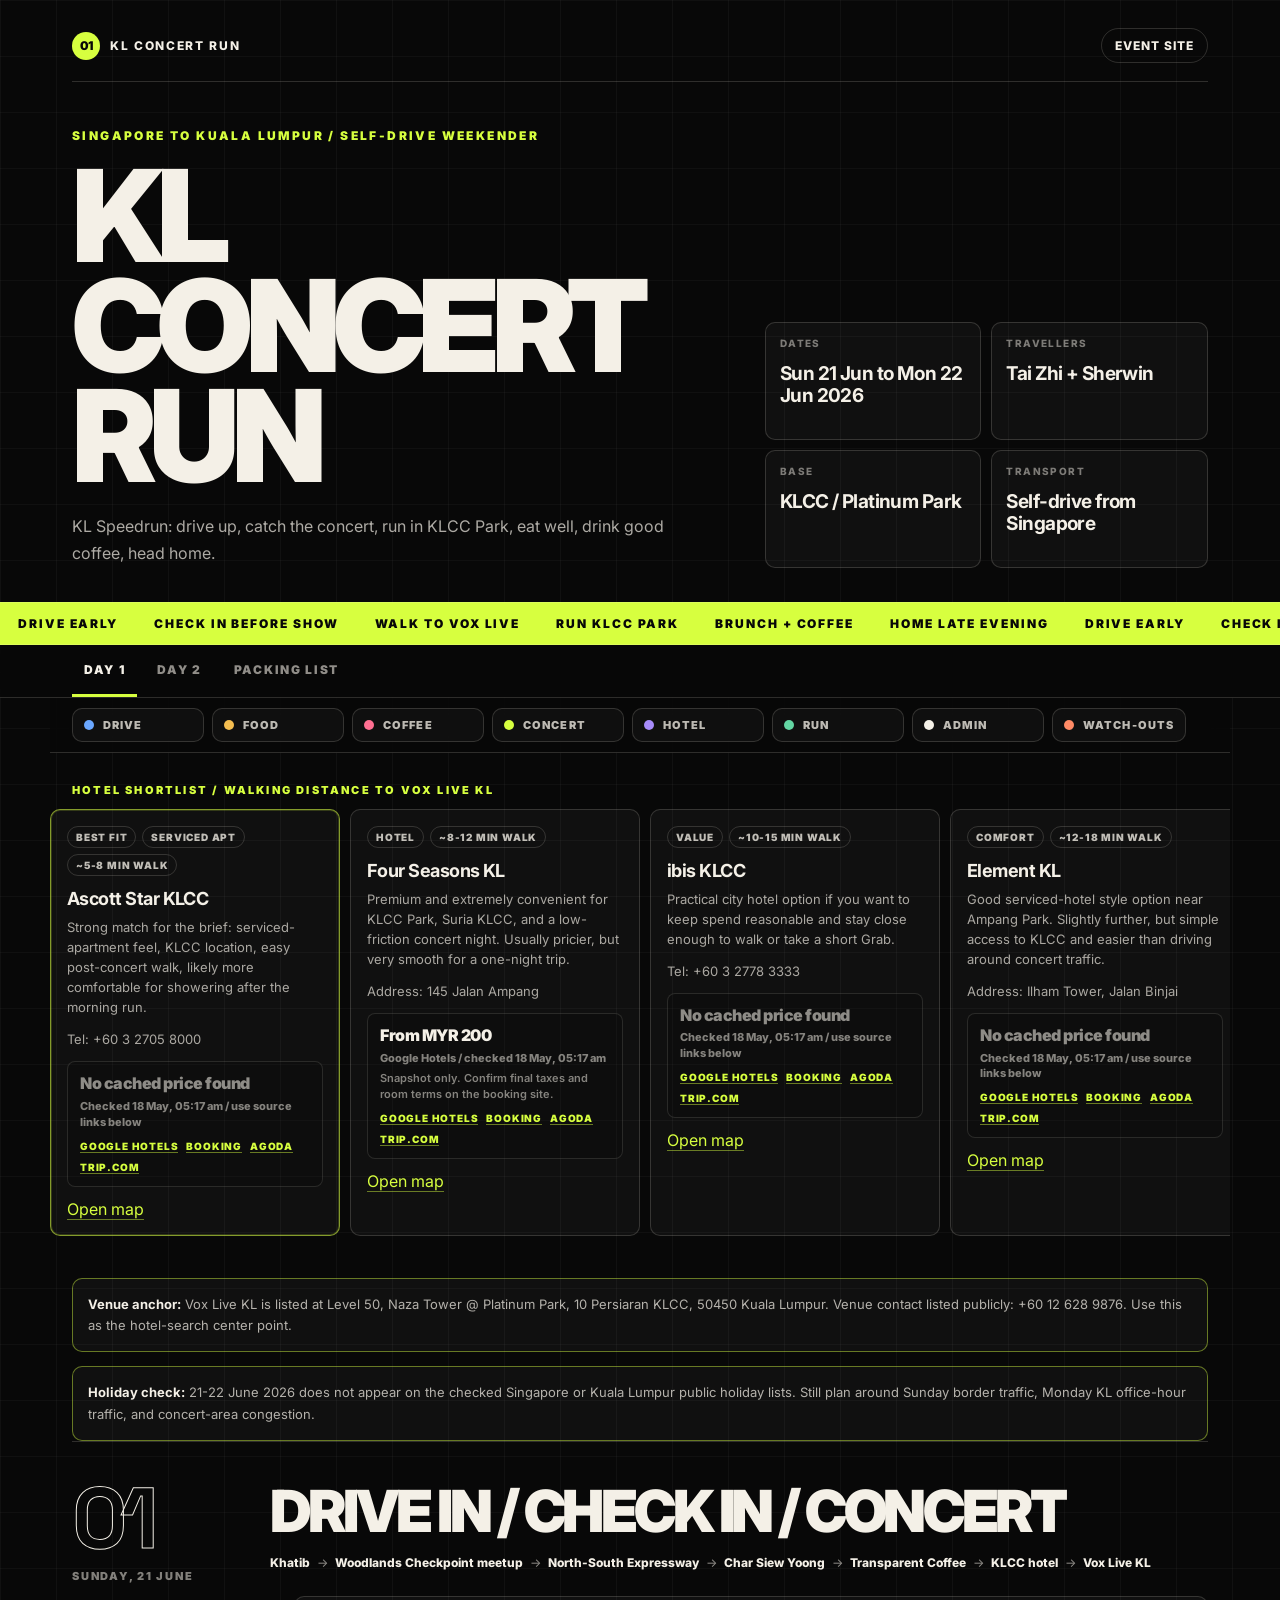
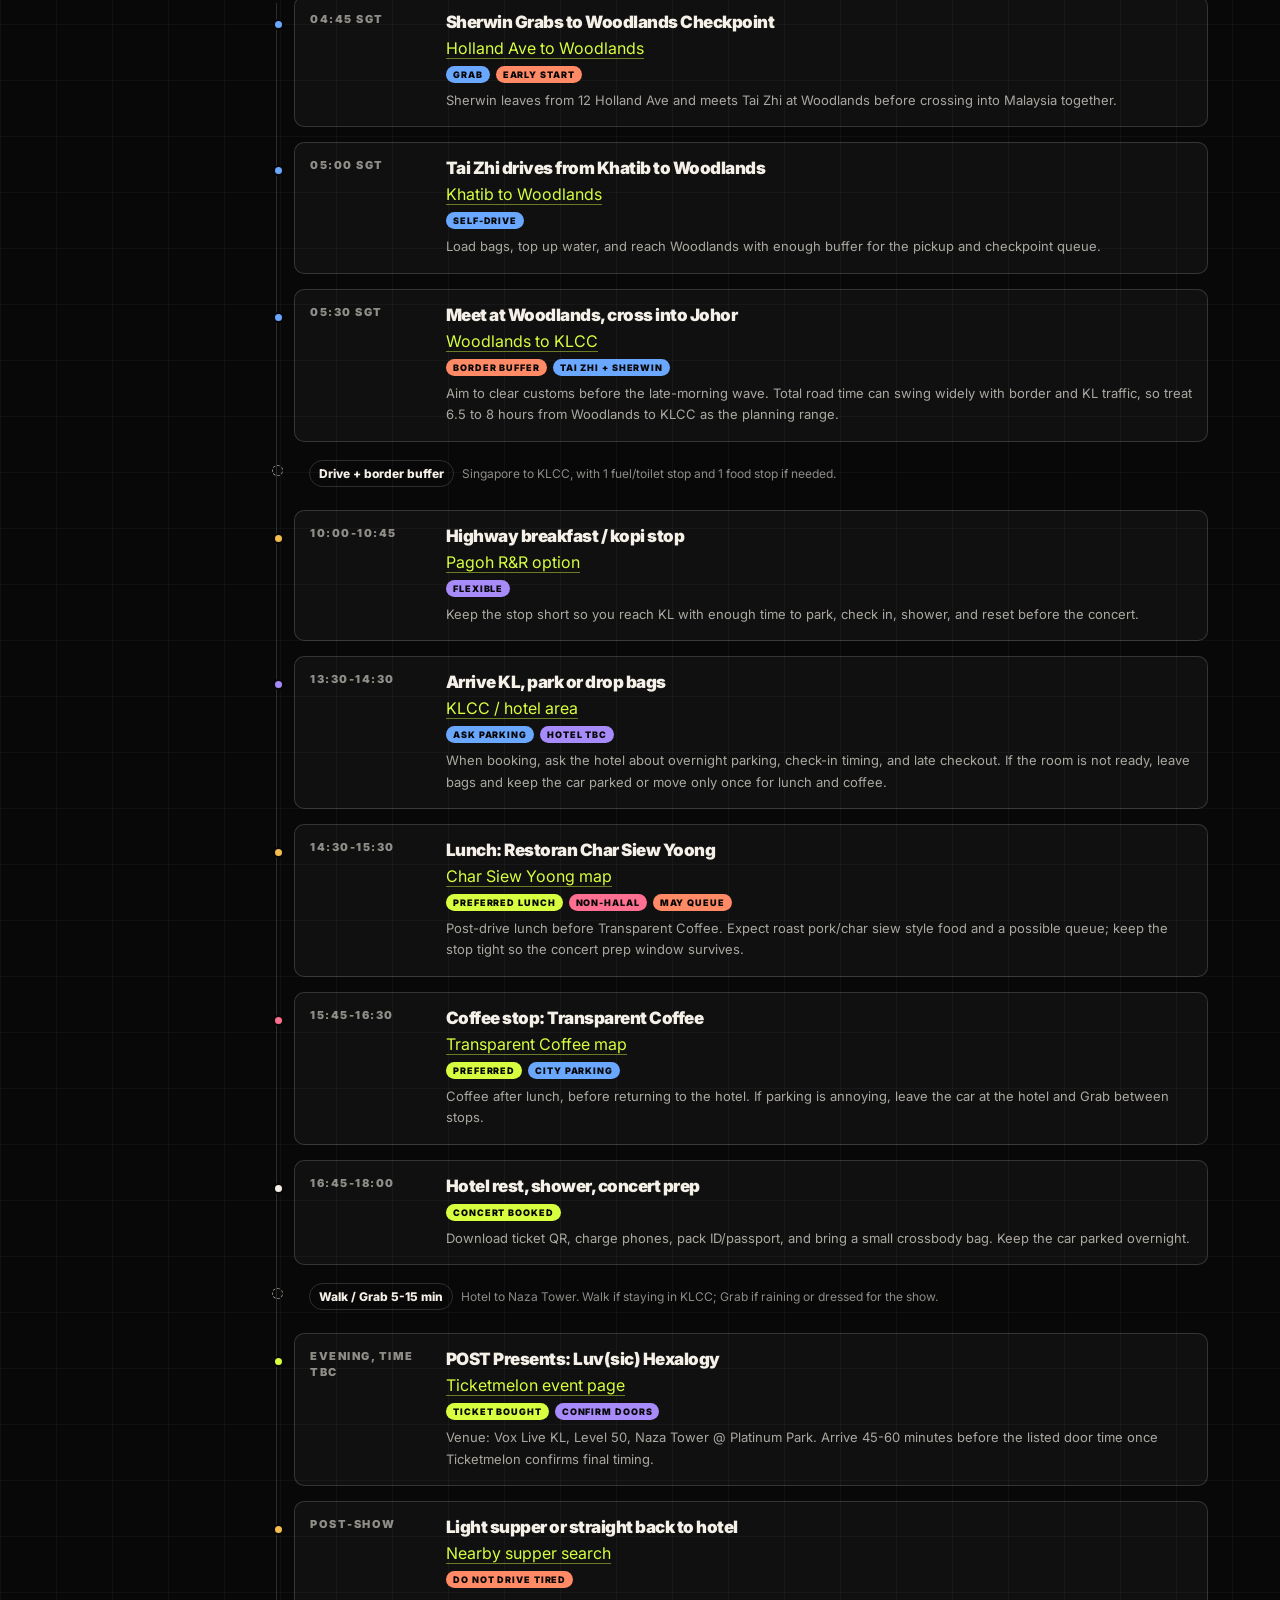
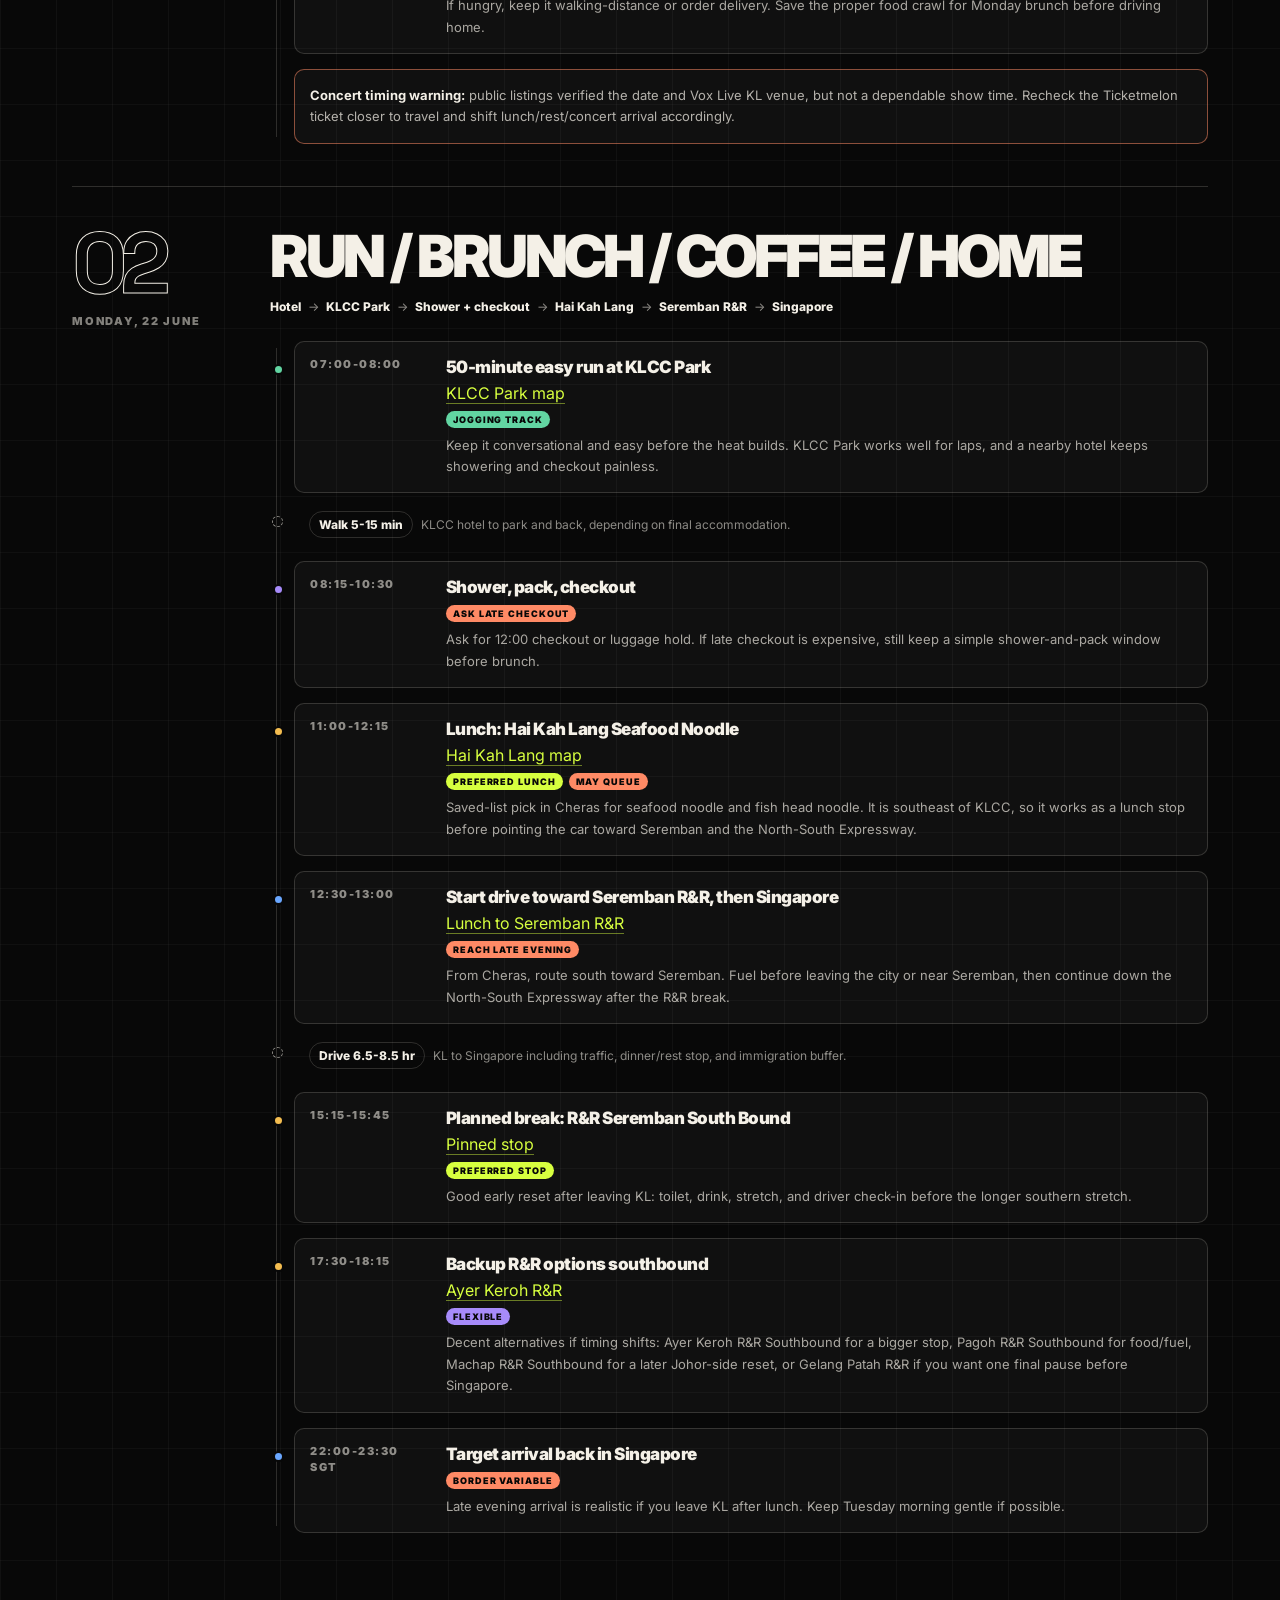
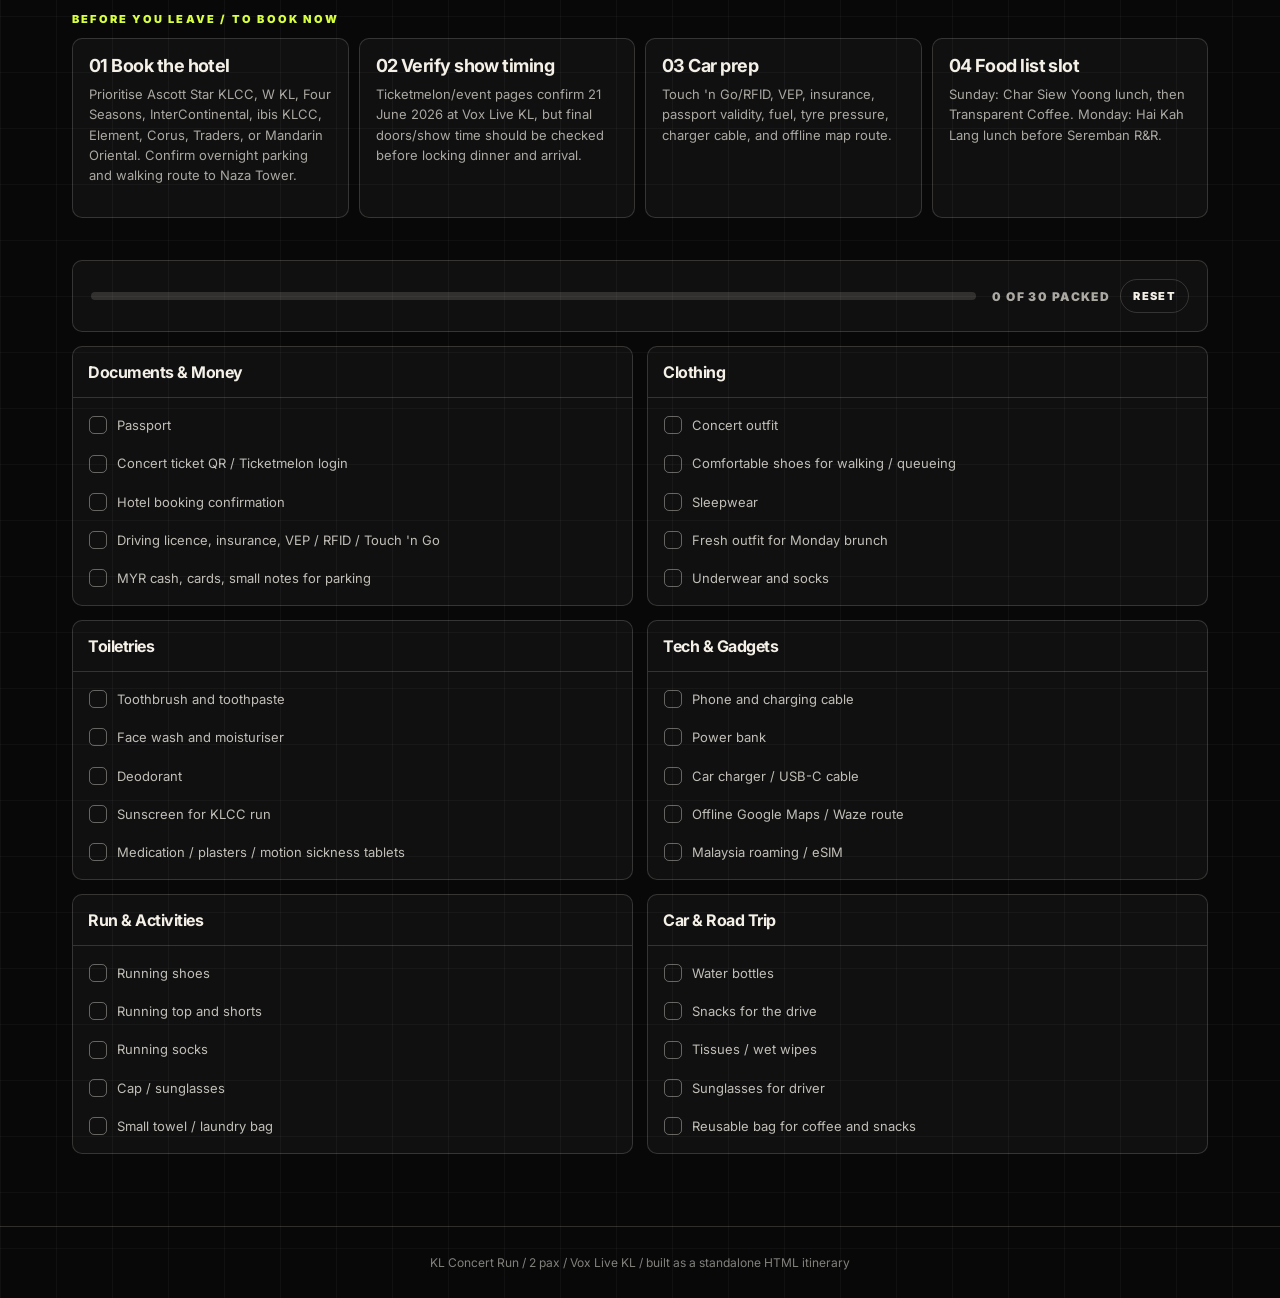
<file: index.html>
<!DOCTYPE html>
<html lang="en">
<head>
<meta charset="UTF-8">
<meta name="viewport" content="width=device-width, initial-scale=1.0">
<title>KL Concert Run - 21 to 22 June 2026</title>
<link rel="preconnect" href="https://fonts.googleapis.com">
<link rel="preconnect" href="https://fonts.gstatic.com" crossorigin>
<link href="https://fonts.googleapis.com/css2?family=Inter:wght@400;500;600;700;800;900&family=Space+Grotesk:wght@500;700&display=swap" rel="stylesheet">
<link rel="stylesheet" href="styles.css?v=20260502-sticky-layout-2">
</head>
<body>
<div class="shell">
  <header>
    <div class="topbar">
      <div class="brand"><span class="mark" id="brandMark"></span> <span id="brandName"></span></div>
      <a class="ticket-link" id="eventLink" target="_blank" rel="noopener"></a>
    </div>
    <div class="hero">
      <div>
        <div class="eyebrow" id="eyebrow"></div>
        <h1 id="heroTitle"></h1>
        <p class="hero-copy" id="heroCopy"></p>
      </div>
      <div class="stat-grid" id="stats"></div>
    </div>
  </header>

  <div class="marquee" aria-hidden="true">
    <div class="marquee-track" id="marqueeTrack"></div>
  </div>

  <nav class="tab-nav" aria-label="Trip sections">
    <div class="tab-inner">
      <button class="tab-btn active" id="nav-day-1" data-section="day-1" aria-current="true">Day 1</button>
      <button class="tab-btn" id="nav-day-2" data-section="day-2" aria-current="false">Day 2</button>
      <button class="tab-btn" id="nav-packing" data-section="packing" aria-current="false">Packing List</button>
    </div>
  </nav>

  <main class="content-flow">
    <div class="legend-wrap">
      <div class="legend" id="legend"></div>
    </div>

    <section id="section-day-1" class="scroll-section" aria-labelledby="nav-day-1">
      <div id="dayOneContent"></div>
    </section>

    <section id="section-day-2" class="scroll-section" aria-labelledby="nav-day-2">
      <div id="dayTwoContent"></div>
    </section>

    <section id="section-packing" class="scroll-section packing-section" aria-labelledby="nav-packing">
      <div class="packing-head">
        <div>
          <div class="progress-wrap"><div class="progress-bar" id="packBar"></div></div>
        </div>
        <div style="display:flex; gap:10px; align-items:center; justify-content:space-between;">
          <div class="pack-label" id="packLabel">0 of 0 packed</div>
          <button class="pack-reset" id="packReset">Reset</button>
        </div>
      </div>
      <div class="pack-grid" id="packingSections"></div>
    </section>
  </main>

  <footer id="footerText"></footer>
</div>

<script src="data.js?v=20260502-sticky-layout-2"></script>
<script src="script.js?v=20260502-sticky-layout-2"></script>
</body>
</html>
</file>
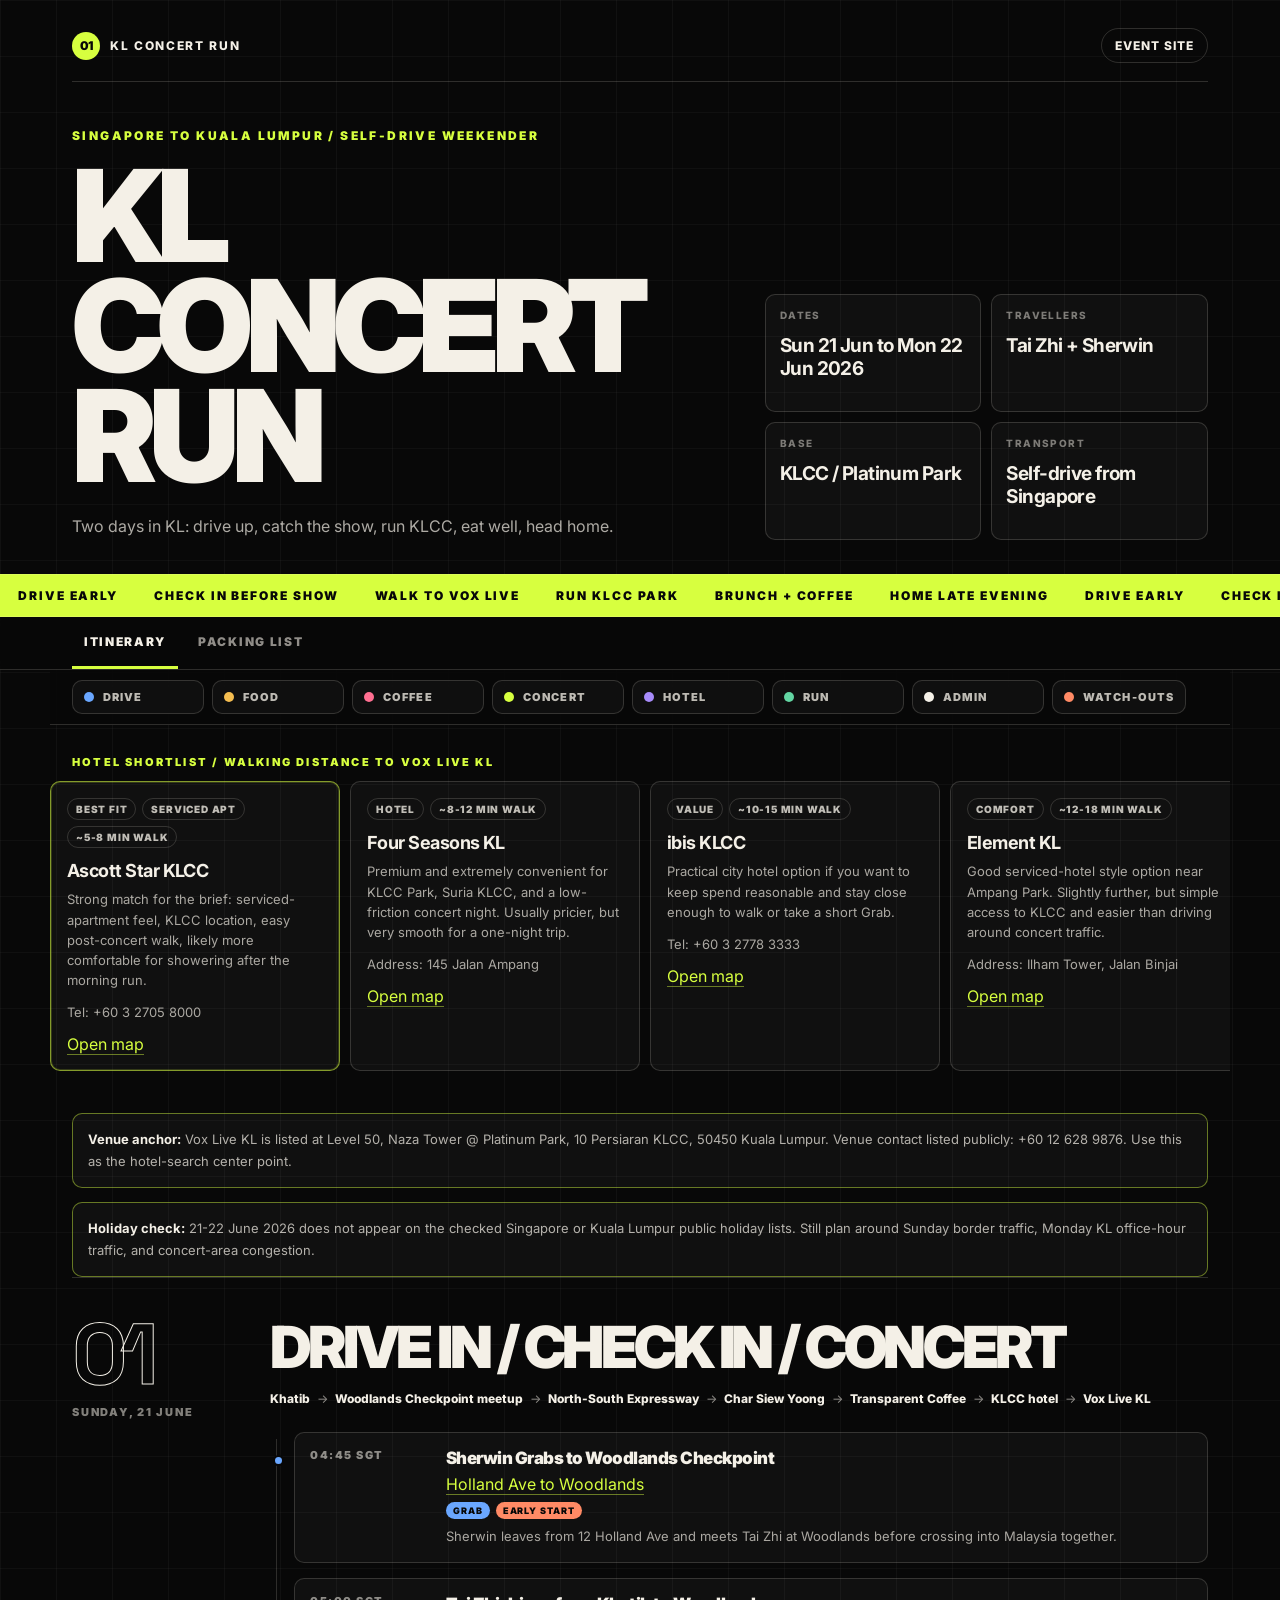
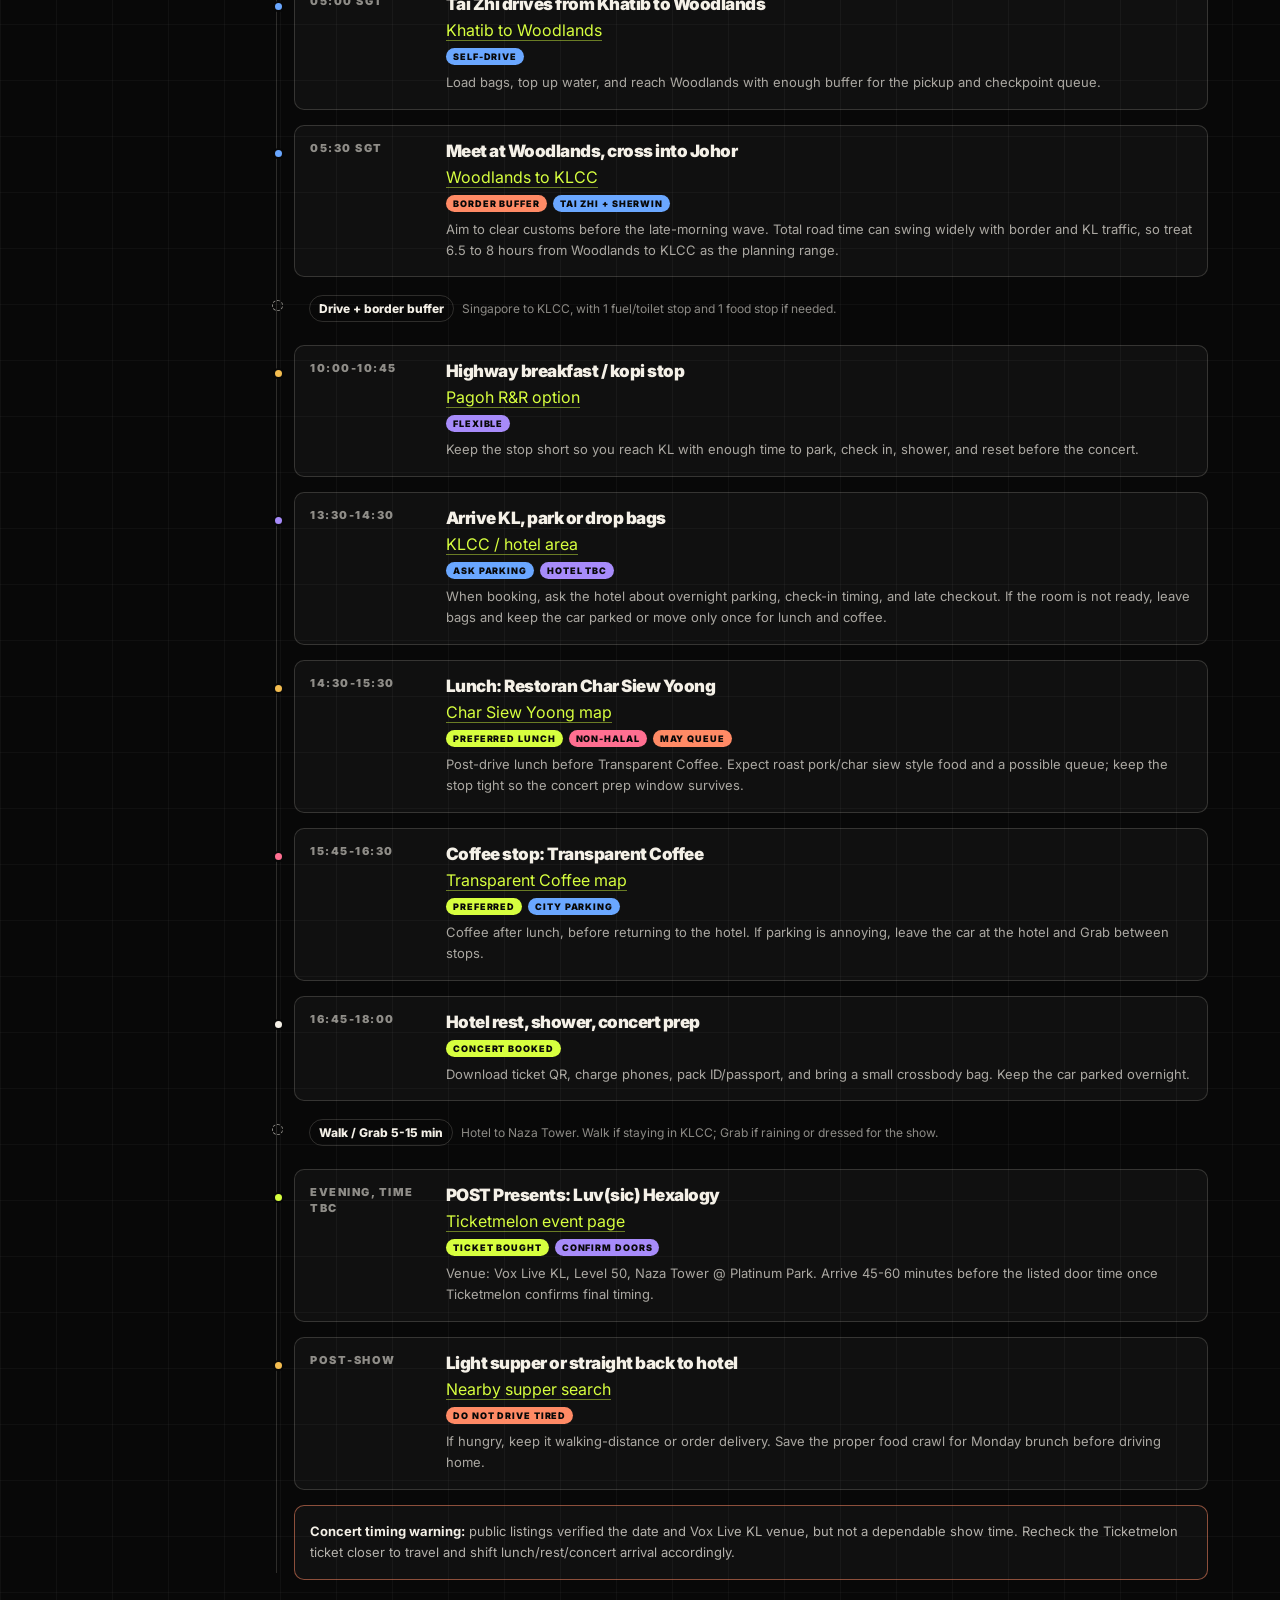
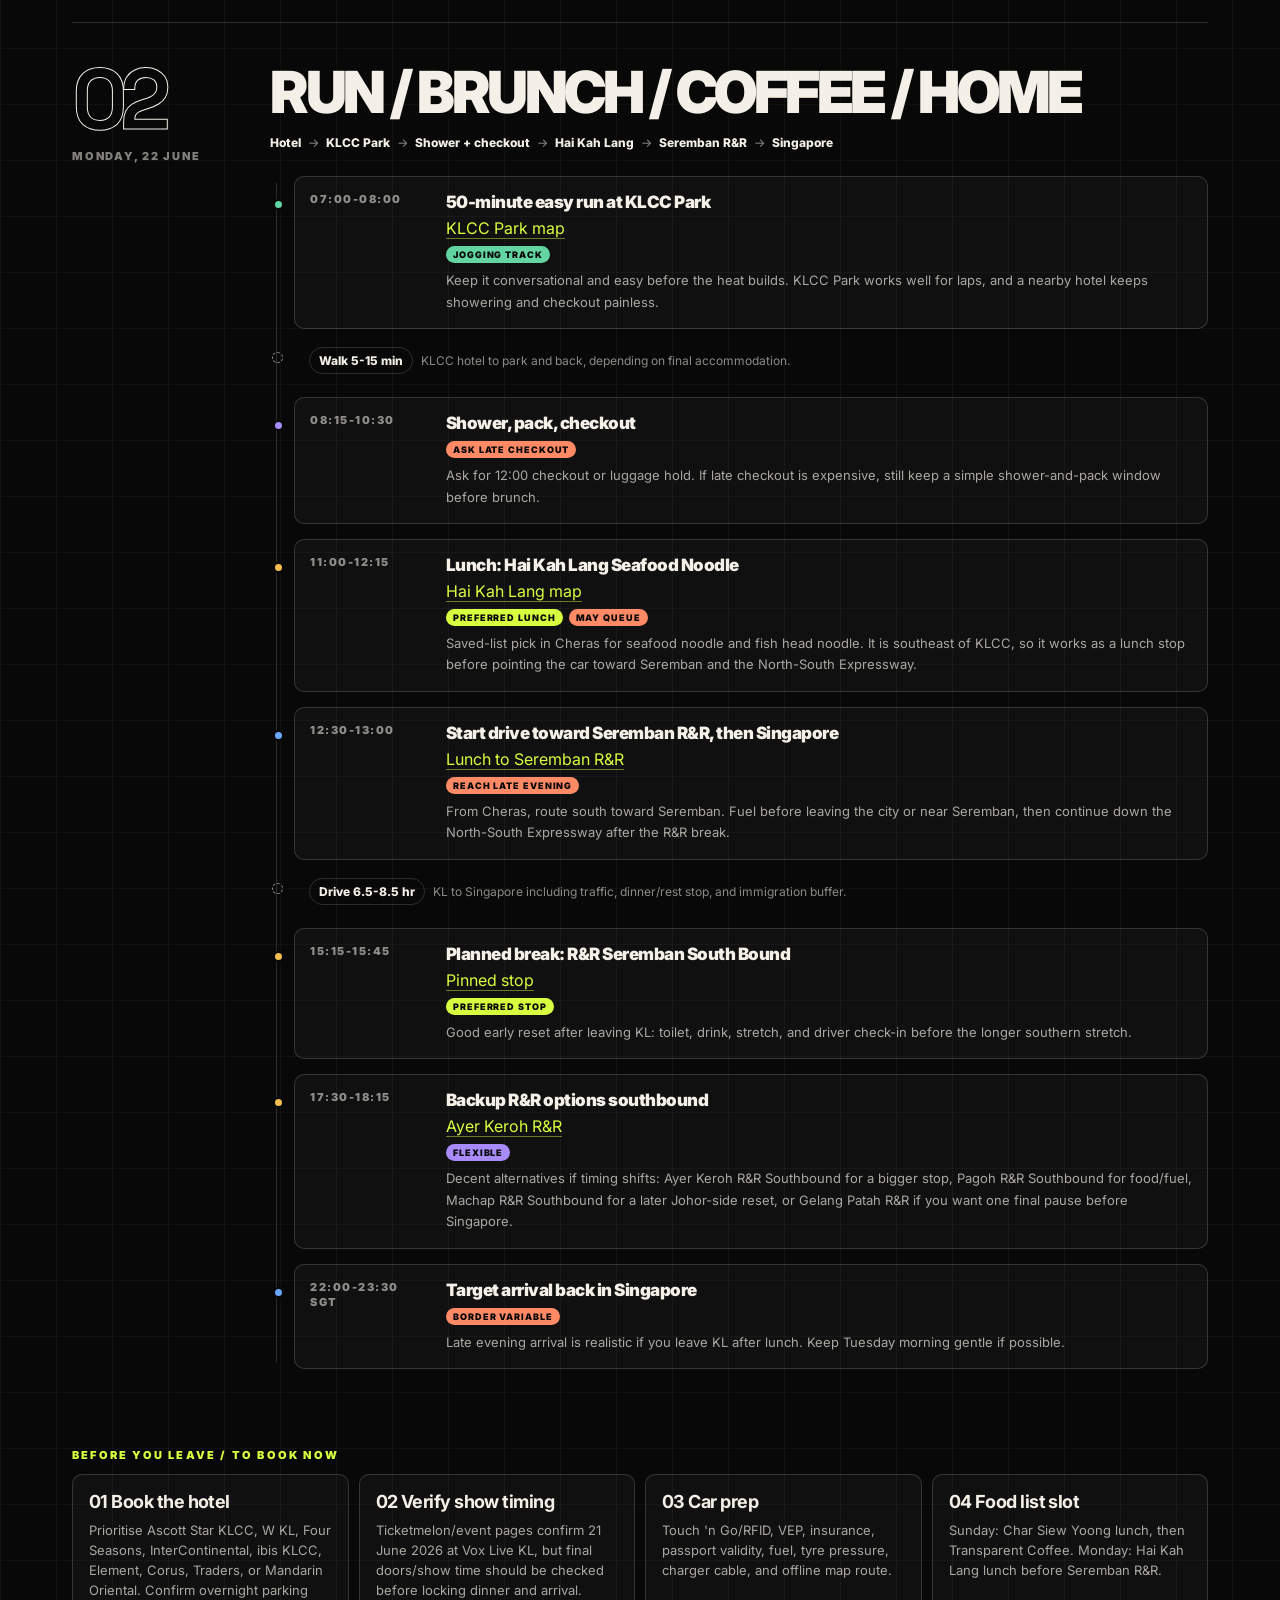
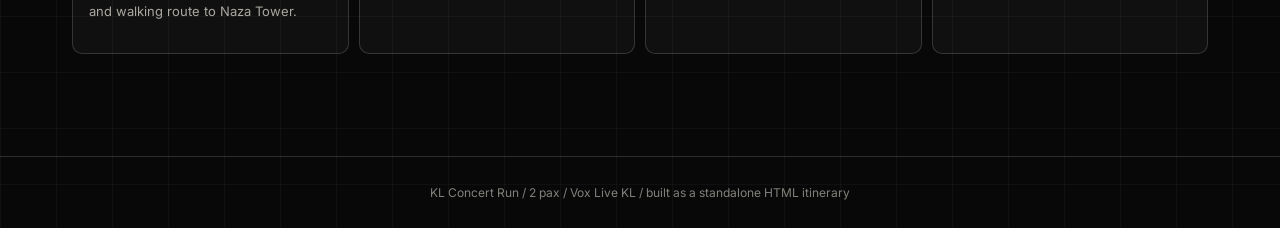
<file: itinerary.html>
<!DOCTYPE html>
<html lang="en">
<head>
<meta charset="UTF-8">
<meta name="viewport" content="width=device-width, initial-scale=1.0">
<title>KL Concert Run - 21 to 22 June 2026</title>
<link rel="preconnect" href="https://fonts.googleapis.com">
<link rel="preconnect" href="https://fonts.gstatic.com" crossorigin>
<link href="https://fonts.googleapis.com/css2?family=Inter:wght@400;500;600;700;800;900&family=Space+Grotesk:wght@500;700&display=swap" rel="stylesheet">
<style>
  *, *::before, *::after { box-sizing: border-box; }
  :root {
    --black: #080808;
    --coal: #111111;
    --panel: #171717;
    --paper: #f4f0e7;
    --paper-2: #e7dece;
    --ink: #101010;
    --muted: #756e64;
    --line: rgba(244,240,231,0.16);
    --line-dark: rgba(8,8,8,0.16);
    --acid: #d7ff3f;
    --blue: #6aa7ff;
    --pink: #ff6f91;
    --mint: #62d5a2;
    --amber: #f4bd50;
    --violet: #a78bfa;
    --radius: 10px;
  }

  html { scroll-behavior: smooth; }
  body {
    margin: 0;
    background: var(--black);
    color: var(--paper);
    font-family: Inter, system-ui, -apple-system, BlinkMacSystemFont, "Segoe UI", sans-serif;
    letter-spacing: 0;
  }
  a { color: inherit; }
  button { font: inherit; }

  .shell { min-height: 100vh; background:
    linear-gradient(90deg, rgba(255,255,255,0.035) 1px, transparent 1px) 0 0 / 56px 56px,
    linear-gradient(180deg, rgba(255,255,255,0.03) 1px, transparent 1px) 0 0 / 56px 56px,
    var(--black);
  }
  header {
    max-width: 1180px;
    margin: 0 auto;
    padding: 28px 22px 34px;
  }
  .topbar {
    display: flex;
    align-items: center;
    justify-content: space-between;
    gap: 16px;
    border-bottom: 1px solid var(--line);
    padding-bottom: 18px;
  }
  .brand {
    display: flex;
    align-items: center;
    gap: 10px;
    font-size: 12px;
    font-weight: 800;
    text-transform: uppercase;
    letter-spacing: 0.14em;
  }
  .mark {
    width: 28px;
    height: 28px;
    display: grid;
    place-items: center;
    color: var(--black);
    background: var(--acid);
    border-radius: 50%;
    font-weight: 900;
    letter-spacing: -0.05em;
  }
  .ticket-link {
    display: inline-flex;
    align-items: center;
    gap: 8px;
    border: 1px solid var(--line);
    border-radius: 999px;
    padding: 9px 13px;
    color: var(--paper);
    text-decoration: none;
    font-size: 12px;
    font-weight: 800;
    text-transform: uppercase;
    letter-spacing: 0.08em;
  }
  .ticket-link:hover { background: var(--paper); color: var(--black); }

  .hero {
    display: grid;
    grid-template-columns: minmax(0, 1.2fr) minmax(280px, 0.8fr);
    gap: 28px;
    padding-top: 46px;
    align-items: end;
  }
  .eyebrow {
    color: var(--acid);
    font-size: 12px;
    font-weight: 900;
    text-transform: uppercase;
    letter-spacing: 0.2em;
    margin-bottom: 18px;
  }
  h1 {
    margin: 0;
    font-size: clamp(52px, 10vw, 132px);
    line-height: 0.86;
    letter-spacing: -0.06em;
    font-weight: 900;
    text-transform: uppercase;
  }
  .hero-copy {
    max-width: 620px;
    color: rgba(244,240,231,0.7);
    font-size: 16px;
    line-height: 1.7;
    margin: 22px 0 0;
  }
  .stat-grid {
    display: grid;
    grid-template-columns: 1fr 1fr;
    gap: 10px;
  }
  .stat {
    min-height: 118px;
    border: 1px solid var(--line);
    background: rgba(255,255,255,0.035);
    border-radius: var(--radius);
    padding: 14px;
  }
  .stat span {
    display: block;
    color: rgba(244,240,231,0.48);
    font-size: 10px;
    text-transform: uppercase;
    letter-spacing: 0.14em;
    font-weight: 800;
    margin-bottom: 14px;
  }
  .stat strong {
    display: block;
    font-size: 19px;
    line-height: 1.2;
    letter-spacing: -0.03em;
  }
  .marquee {
    overflow: hidden;
    border-top: 1px solid var(--line);
    border-bottom: 1px solid var(--line);
    background: var(--acid);
    color: var(--black);
  }
  .marquee-track {
    display: flex;
    width: max-content;
    animation: ticker 28s linear infinite;
  }
  .marquee span {
    padding: 13px 18px;
    font-size: 12px;
    font-weight: 900;
    text-transform: uppercase;
    letter-spacing: 0.16em;
    white-space: nowrap;
  }
  @keyframes ticker { to { transform: translateX(-50%); } }

  .tab-nav {
    position: sticky;
    top: 0;
    z-index: 10;
    background: rgba(8,8,8,0.86);
    backdrop-filter: blur(18px);
    border-bottom: 1px solid var(--line);
  }
  .tab-inner {
    max-width: 1180px;
    margin: 0 auto;
    padding: 0 22px;
    display: flex;
    gap: 8px;
  }
  .tab-btn {
    appearance: none;
    border: 0;
    background: transparent;
    color: rgba(244,240,231,0.58);
    padding: 17px 12px;
    font-size: 12px;
    font-weight: 900;
    text-transform: uppercase;
    letter-spacing: 0.14em;
    cursor: pointer;
    border-bottom: 3px solid transparent;
  }
  .tab-btn.active { color: var(--paper); border-bottom-color: var(--acid); }
  .tab-panel { display: none; }
  .tab-panel.active { display: block; }

  main {
    max-width: 1180px;
    margin: 0 auto;
    padding: 30px 22px 72px;
  }
  .todo-grid {
    display: grid;
    grid-template-columns: repeat(4, minmax(0, 1fr));
    gap: 10px;
    margin-bottom: 30px;
  }
  .legend-wrap {
    position: sticky;
    top: 50px;
    z-index: 9;
    margin: -30px -22px 30px;
    padding: 10px 22px;
    background: rgba(8,8,8,0.9);
    border-bottom: 1px solid var(--line);
    backdrop-filter: blur(18px);
  }
  .legend {
    max-width: 1180px;
    margin: 0 auto;
    display: flex;
    gap: 8px;
    overflow-x: auto;
    -webkit-overflow-scrolling: touch;
    scrollbar-width: none;
  }
  .legend::-webkit-scrollbar { display: none; }
  .hotel-grid {
    display: flex;
    gap: 10px;
    margin: 0 -22px 30px;
    padding: 0 22px 12px;
    overflow-x: auto;
    scroll-snap-type: x proximity;
    -webkit-overflow-scrolling: touch;
  }
  .hotel-grid::-webkit-scrollbar { height: 8px; }
  .hotel-grid::-webkit-scrollbar-track { background: rgba(244,240,231,0.08); border-radius: 999px; }
  .hotel-grid::-webkit-scrollbar-thumb { background: rgba(215,255,63,0.5); border-radius: 999px; }
  .legend-item, .hotel-card, .todo-card, .note-box {
    border: 1px solid var(--line);
    background: rgba(255,255,255,0.035);
    border-radius: var(--radius);
  }
  .legend-item {
    display: flex;
    align-items: center;
    gap: 9px;
    flex: 0 0 auto;
    min-width: 132px;
    padding: 9px 11px;
    color: rgba(244,240,231,0.76);
    font-size: 11px;
    font-weight: 900;
    letter-spacing: 0.1em;
    text-transform: uppercase;
  }
  .pip { width: 10px; height: 10px; border-radius: 50%; flex: 0 0 auto; }

  .section-kicker {
    color: var(--acid);
    font-size: 11px;
    font-weight: 900;
    text-transform: uppercase;
    letter-spacing: 0.2em;
    margin: 22px 0 12px;
  }
  .hotel-card, .todo-card {
    padding: 16px;
    min-height: 180px;
  }
  .hotel-card {
    flex: 0 0 290px;
    scroll-snap-align: start;
  }
  .hotel-card.recommended { border-color: rgba(215,255,63,0.58); box-shadow: inset 0 0 0 1px rgba(215,255,63,0.18); }
  .hotel-card h3, .todo-card h3 {
    margin: 0 0 8px;
    font-size: 18px;
    letter-spacing: -0.03em;
  }
  .hotel-card p, .todo-card p {
    margin: 0 0 12px;
    color: rgba(244,240,231,0.68);
    font-size: 13px;
    line-height: 1.55;
  }
  .mini-meta {
    display: flex;
    flex-wrap: wrap;
    gap: 6px;
    margin-bottom: 12px;
  }
  .chip {
    display: inline-flex;
    align-items: center;
    border: 1px solid var(--line);
    border-radius: 999px;
    padding: 4px 8px;
    font-size: 10px;
    font-weight: 900;
    text-transform: uppercase;
    letter-spacing: 0.08em;
    color: rgba(244,240,231,0.78);
  }
  .hotel-card a, .event-link, .note-box a {
    color: var(--acid);
    text-decoration: none;
    border-bottom: 1px solid rgba(215,255,63,0.45);
  }
  .hotel-card a:hover, .event-link:hover, .note-box a:hover { border-bottom-color: var(--acid); }

  .day-block {
    display: grid;
    grid-template-columns: 170px minmax(0, 1fr);
    gap: 28px;
    padding: 42px 0;
    border-top: 1px solid var(--line);
  }
  .day-index {
    position: sticky;
    top: 78px;
    align-self: start;
  }
  .day-number {
    font-family: "Space Grotesk", Inter, sans-serif;
    font-size: 86px;
    line-height: 0.8;
    letter-spacing: -0.09em;
    font-weight: 700;
    color: transparent;
    -webkit-text-stroke: 1px var(--paper);
  }
  .day-date {
    margin-top: 16px;
    color: rgba(244,240,231,0.52);
    font-size: 11px;
    font-weight: 900;
    text-transform: uppercase;
    letter-spacing: 0.16em;
  }
  .day-title {
    margin: 0 0 14px;
    font-size: clamp(27px, 5vw, 58px);
    line-height: 0.94;
    font-weight: 900;
    letter-spacing: -0.06em;
    text-transform: uppercase;
  }
  .route-bar {
    display: flex;
    flex-wrap: wrap;
    align-items: center;
    gap: 7px;
    margin: 0 0 24px;
    color: rgba(244,240,231,0.58);
    font-size: 12px;
    line-height: 1.6;
  }
  .route-stop {
    color: var(--paper);
    font-weight: 800;
  }
  .timeline {
    position: relative;
    padding-left: 24px;
  }
  .timeline::before {
    content: "";
    position: absolute;
    left: 6px;
    top: 7px;
    bottom: 7px;
    width: 1px;
    background: var(--line);
  }
  .event, .travel-row {
    position: relative;
    margin: 0 0 15px;
  }
  .event {
    display: grid;
    grid-template-columns: 120px minmax(0, 1fr);
    gap: 16px;
    padding: 15px;
    border: 1px solid var(--line);
    border-radius: var(--radius);
    background: rgba(255,255,255,0.035);
  }
  .event::before, .travel-row::before {
    content: "";
    position: absolute;
    left: -22px;
    top: 22px;
    width: 11px;
    height: 11px;
    border-radius: 50%;
    background: var(--paper);
    border: 2px solid var(--black);
  }
  .event.drive::before { background: var(--blue); }
  .event.food::before { background: var(--amber); }
  .event.coffee::before { background: var(--pink); }
  .event.concert::before { background: var(--acid); }
  .event.hotel::before { background: var(--violet); }
  .event.run::before { background: var(--mint); }
  .event.admin::before { background: var(--paper); }
  .event-time {
    color: rgba(244,240,231,0.56);
    font-size: 11px;
    font-weight: 900;
    text-transform: uppercase;
    letter-spacing: 0.14em;
    line-height: 1.45;
  }
  .event-name {
    font-size: 17px;
    font-weight: 900;
    letter-spacing: -0.03em;
    margin: 0 0 6px;
  }
  .event-note {
    margin: 7px 0 0;
    color: rgba(244,240,231,0.68);
    font-size: 13px;
    line-height: 1.65;
  }
  .tags {
    display: flex;
    flex-wrap: wrap;
    gap: 6px;
    margin: 8px 0 0;
  }
  .tag {
    border-radius: 999px;
    padding: 3px 7px;
    font-size: 9px;
    font-weight: 900;
    letter-spacing: 0.1em;
    text-transform: uppercase;
    color: var(--black);
  }
  .tag-booked { background: var(--acid); }
  .tag-warn { background: #ff8a65; }
  .tag-cash { background: var(--amber); }
  .tag-pork { background: var(--pink); }
  .tag-tbc { background: var(--violet); }
  .tag-parking { background: var(--blue); }
  .tag-run { background: var(--mint); }
  .travel-row {
    display: flex;
    flex-wrap: wrap;
    gap: 8px;
    align-items: center;
    padding: 3px 0 8px 15px;
    color: rgba(244,240,231,0.56);
    font-size: 12px;
  }
  .travel-row::before {
    top: 8px;
    background: transparent;
    border: 1px dashed rgba(244,240,231,0.55);
  }
  .travel-pill {
    border: 1px solid var(--line);
    border-radius: 999px;
    padding: 5px 9px;
    color: var(--paper);
    font-weight: 800;
  }
  .note-box {
    padding: 15px;
    margin: 14px 0 0;
    color: rgba(244,240,231,0.72);
    font-size: 13px;
    line-height: 1.65;
  }
  .note-box strong { color: var(--paper); }
  .note-warn { border-color: rgba(255,138,101,0.52); }
  .note-info { border-color: rgba(215,255,63,0.44); }

  .packing-head {
    display: grid;
    grid-template-columns: minmax(0, 1fr) auto;
    gap: 16px;
    align-items: center;
    padding: 22px;
    border-bottom: 1px solid var(--line);
    background: var(--coal);
  }
  .progress-wrap {
    height: 8px;
    background: rgba(244,240,231,0.14);
    border-radius: 999px;
    overflow: hidden;
  }
  .progress-bar {
    width: 0%;
    height: 100%;
    background: var(--acid);
    border-radius: inherit;
    transition: width 0.2s ease;
  }
  .pack-label {
    color: rgba(244,240,231,0.68);
    font-size: 12px;
    font-weight: 900;
    text-transform: uppercase;
    letter-spacing: 0.12em;
  }
  .pack-reset {
    border: 1px solid var(--line);
    background: transparent;
    color: var(--paper);
    border-radius: 999px;
    padding: 9px 12px;
    font-size: 11px;
    font-weight: 900;
    text-transform: uppercase;
    letter-spacing: 0.12em;
    cursor: pointer;
  }
  .pack-reset:hover { background: var(--paper); color: var(--black); }
  .pack-grid {
    display: grid;
    grid-template-columns: repeat(2, minmax(0, 1fr));
    gap: 14px;
  }
  .pack-section {
    border: 1px solid var(--line);
    border-radius: var(--radius);
    background: rgba(255,255,255,0.035);
    overflow: hidden;
  }
  .pack-section h3 {
    margin: 0;
    padding: 15px;
    border-bottom: 1px solid var(--line);
    font-size: 16px;
    letter-spacing: -0.03em;
  }
  .pack-items { padding: 8px; }
  .pack-item {
    display: flex;
    align-items: center;
    gap: 10px;
    padding: 10px 8px;
    border-radius: 8px;
    cursor: pointer;
    user-select: none;
    color: rgba(244,240,231,0.78);
    font-size: 13px;
    line-height: 1.4;
  }
  .pack-item:hover { background: rgba(255,255,255,0.06); }
  .pack-item.checked { opacity: 0.48; }
  .pack-box {
    width: 18px;
    height: 18px;
    display: grid;
    place-items: center;
    flex: 0 0 auto;
    border: 1px solid rgba(244,240,231,0.38);
    border-radius: 5px;
    color: var(--black);
    font-size: 12px;
    font-weight: 900;
  }
  .pack-item.checked .pack-box { background: var(--acid); border-color: var(--acid); }
  .pack-box span { display: none; }
  .pack-item.checked .pack-box span { display: inline; }
  .pack-item.checked .pack-text { text-decoration: line-through; }

  footer {
    border-top: 1px solid var(--line);
    padding: 28px 22px;
    color: rgba(244,240,231,0.52);
    font-size: 12px;
    text-align: center;
  }

  @media (max-width: 860px) {
    .hero, .day-block { grid-template-columns: 1fr; }
    .day-index { position: static; display: flex; gap: 16px; align-items: end; }
    .day-number { font-size: 60px; }
    .day-date { margin-top: 0; padding-bottom: 4px; }
    .todo-grid { grid-template-columns: repeat(2, minmax(0, 1fr)); }
    .event { grid-template-columns: 1fr; gap: 6px; }
  }
  @media (max-width: 620px) {
    header { padding-top: 18px; }
    .topbar { align-items: flex-start; flex-direction: column; }
    .hero { padding-top: 34px; }
    .stat-grid, .todo-grid, .pack-grid { grid-template-columns: 1fr; }
    .legend-wrap { padding-left: 14px; padding-right: 14px; }
    .legend-item { min-width: 112px; }
    .tab-inner { overflow-x: auto; }
    .tab-btn { white-space: nowrap; }
    main { padding-bottom: 48px; }
    .packing-head { grid-template-columns: 1fr; }
  }
</style>
</head>
<body>
<div class="shell">
  <header>
    <div class="topbar">
      <div class="brand"><span class="mark">01</span> KL concert run</div>
      <a class="ticket-link" href="https://www.ticketmelon.com/POST/luvsic-hex-kl" target="_blank" rel="noopener">Event site</a>
    </div>
    <div class="hero">
      <div>
        <div class="eyebrow">Singapore to Kuala Lumpur / self-drive weekender</div>
        <h1>KL<br>Concert<br>Run</h1>
        <p class="hero-copy">Two days in KL: drive up, catch the show, run KLCC, eat well, head home.</p>
      </div>
      <div class="stat-grid">
        <div class="stat"><span>Dates</span><strong>Sun 21 Jun to Mon 22 Jun 2026</strong></div>
        <div class="stat"><span>Travellers</span><strong>Tai Zhi + Sherwin</strong></div>
        <div class="stat"><span>Base</span><strong>KLCC / Platinum Park</strong></div>
        <div class="stat"><span>Transport</span><strong>Self-drive from Singapore</strong></div>
      </div>
    </div>
  </header>

  <div class="marquee" aria-hidden="true">
    <div class="marquee-track">
      <span>drive early</span><span>check in before show</span><span>walk to Vox Live</span><span>run KLCC Park</span><span>brunch + coffee</span><span>home late evening</span>
      <span>drive early</span><span>check in before show</span><span>walk to Vox Live</span><span>run KLCC Park</span><span>brunch + coffee</span><span>home late evening</span>
    </div>
  </div>

  <nav class="tab-nav">
    <div class="tab-inner">
      <button class="tab-btn active" onclick="switchTab('itinerary', this)">Itinerary</button>
      <button class="tab-btn" onclick="switchTab('packing', this)">Packing List</button>
    </div>
  </nav>

  <section id="tab-itinerary" class="tab-panel active">
    <main>
      <div class="legend-wrap">
        <div class="legend">
          <div class="legend-item"><span class="pip" style="background:var(--blue)"></span> Drive</div>
          <div class="legend-item"><span class="pip" style="background:var(--amber)"></span> Food</div>
          <div class="legend-item"><span class="pip" style="background:var(--pink)"></span> Coffee</div>
          <div class="legend-item"><span class="pip" style="background:var(--acid)"></span> Concert</div>
          <div class="legend-item"><span class="pip" style="background:var(--violet)"></span> Hotel</div>
          <div class="legend-item"><span class="pip" style="background:var(--mint)"></span> Run</div>
          <div class="legend-item"><span class="pip" style="background:var(--paper)"></span> Admin</div>
          <div class="legend-item"><span class="pip" style="background:#ff8a65"></span> Watch-outs</div>
        </div>
      </div>

      <div class="section-kicker">Hotel shortlist / walking distance to Vox Live KL</div>
      <div class="hotel-grid">
        <article class="hotel-card recommended">
          <div class="mini-meta"><span class="chip">Best fit</span><span class="chip">Serviced apt</span><span class="chip">~5-8 min walk</span></div>
          <h3>Ascott Star KLCC</h3>
          <p>Strong match for the brief: serviced-apartment feel, KLCC location, easy post-concert walk, likely more comfortable for showering after the morning run.</p>
          <p>Tel: +60 3 2705 8000</p>
          <a href="https://maps.google.com/?q=Ascott+Star+KLCC+Kuala+Lumpur" target="_blank" rel="noopener">Open map</a>
        </article>
        <article class="hotel-card">
          <div class="mini-meta"><span class="chip">Hotel</span><span class="chip">~8-12 min walk</span></div>
          <h3>Four Seasons KL</h3>
          <p>Premium and extremely convenient for KLCC Park, Suria KLCC, and a low-friction concert night. Usually pricier, but very smooth for a one-night trip.</p>
          <p>Address: 145 Jalan Ampang</p>
          <a href="https://maps.google.com/?q=Four+Seasons+Hotel+Kuala+Lumpur" target="_blank" rel="noopener">Open map</a>
        </article>
        <article class="hotel-card">
          <div class="mini-meta"><span class="chip">Value</span><span class="chip">~10-15 min walk</span></div>
          <h3>ibis KLCC</h3>
          <p>Practical city hotel option if you want to keep spend reasonable and stay close enough to walk or take a short Grab.</p>
          <p>Tel: +60 3 2778 3333</p>
          <a href="https://maps.google.com/?q=ibis+Kuala+Lumpur+City+Centre" target="_blank" rel="noopener">Open map</a>
        </article>
        <article class="hotel-card">
          <div class="mini-meta"><span class="chip">Comfort</span><span class="chip">~12-18 min walk</span></div>
          <h3>Element KL</h3>
          <p>Good serviced-hotel style option near Ampang Park. Slightly further, but simple access to KLCC and easier than driving around concert traffic.</p>
          <p>Address: Ilham Tower, Jalan Binjai</p>
          <a href="https://maps.google.com/?q=Element+Kuala+Lumpur" target="_blank" rel="noopener">Open map</a>
        </article>
        <article class="hotel-card">
          <div class="mini-meta"><span class="chip">Closest</span><span class="chip">~3-6 min walk</span></div>
          <h3>W Kuala Lumpur</h3>
          <p>Very close to Platinum Park and strong for a one-night concert stay. Good if you want the least friction after the show.</p>
          <p>Address: 121 Jalan Ampang</p>
          <a href="https://maps.google.com/?q=W+Kuala+Lumpur" target="_blank" rel="noopener">Open map</a>
        </article>
        <article class="hotel-card">
          <div class="mini-meta"><span class="chip">Reliable</span><span class="chip">~8-12 min walk</span></div>
          <h3>InterContinental KL</h3>
          <p>Polished, business-hotel reliable, and close to Ampang Park. Good option if room rates are better than the luxury KLCC hotels.</p>
          <p>Address: 165 Jalan Ampang</p>
          <a href="https://maps.google.com/?q=InterContinental+Kuala+Lumpur" target="_blank" rel="noopener">Open map</a>
        </article>
        <article class="hotel-card">
          <div class="mini-meta"><span class="chip">Practical</span><span class="chip">~10-14 min walk</span></div>
          <h3>Corus Hotel KL</h3>
          <p>Older but convenient and often more affordable. Useful if the priority is location, parking, and getting to KLCC Park easily.</p>
          <p>Address: Jalan Ampang</p>
          <a href="https://maps.google.com/?q=Corus+Hotel+Kuala+Lumpur" target="_blank" rel="noopener">Open map</a>
        </article>
        <article class="hotel-card">
          <div class="mini-meta"><span class="chip">View</span><span class="chip">~15-20 min walk</span></div>
          <h3>Traders Hotel KL</h3>
          <p>Great KLCC Park access and skyline views. Slightly further from Vox Live, but the morning run logistics are excellent.</p>
          <p>Address: Kuala Lumpur City Centre</p>
          <a href="https://maps.google.com/?q=Traders+Hotel+Kuala+Lumpur" target="_blank" rel="noopener">Open map</a>
        </article>
        <article class="hotel-card">
          <div class="mini-meta"><span class="chip">Premium</span><span class="chip">~12-16 min walk</span></div>
          <h3>Mandarin Oriental KL</h3>
          <p>Classic premium pick beside KLCC Park. Expensive, but very comfortable for the shower-run-checkout rhythm.</p>
          <p>Address: Kuala Lumpur City Centre</p>
          <a href="https://maps.google.com/?q=Mandarin+Oriental+Kuala+Lumpur" target="_blank" rel="noopener">Open map</a>
        </article>
      </div>

      <div class="note-box note-info">
        <strong>Venue anchor:</strong> Vox Live KL is listed at Level 50, Naza Tower @ Platinum Park, 10 Persiaran KLCC, 50450 Kuala Lumpur. Venue contact listed publicly: +60 12 628 9876. Use this as the hotel-search center point.
      </div>
      <div class="note-box note-info">
        <strong>Holiday check:</strong> 21-22 June 2026 does not appear on the checked Singapore or Kuala Lumpur public holiday lists. Still plan around Sunday border traffic, Monday KL office-hour traffic, and concert-area congestion.
      </div>

      <section class="day-block">
        <div class="day-index">
          <div class="day-number">01</div>
          <div class="day-date">Sunday, 21 June</div>
        </div>
        <div>
          <h2 class="day-title">Drive In / Check In / Concert</h2>
          <div class="route-bar">
            <span class="route-stop">Khatib</span><span>&rarr;</span>
            <span class="route-stop">Woodlands Checkpoint meetup</span><span>&rarr;</span>
            <span class="route-stop">North-South Expressway</span><span>&rarr;</span>
            <span class="route-stop">Char Siew Yoong</span><span>&rarr;</span>
            <span class="route-stop">Transparent Coffee</span><span>&rarr;</span>
            <span class="route-stop">KLCC hotel</span><span>&rarr;</span>
            <span class="route-stop">Vox Live KL</span>
          </div>
          <div class="timeline">
            <article class="event drive">
              <div class="event-time">04:45 SGT</div>
              <div>
                <div class="event-name">Sherwin Grabs to Woodlands Checkpoint</div>
                <a class="event-link" href="https://maps.google.com/?q=12+Holland+Avenue+Singapore+272012+to+Woodlands+Checkpoint" target="_blank" rel="noopener">Holland Ave to Woodlands</a>
                <div class="tags"><span class="tag tag-parking">Grab</span><span class="tag tag-warn">Early start</span></div>
                <p class="event-note">Sherwin leaves from 12 Holland Ave and meets Tai Zhi at Woodlands before crossing into Malaysia together.</p>
              </div>
            </article>
            <article class="event drive">
              <div class="event-time">05:00 SGT</div>
              <div>
                <div class="event-name">Tai Zhi drives from Khatib to Woodlands</div>
                <a class="event-link" href="https://maps.google.com/?q=Khatib+Singapore+to+Woodlands+Checkpoint" target="_blank" rel="noopener">Khatib to Woodlands</a>
                <div class="tags"><span class="tag tag-parking">Self-drive</span></div>
                <p class="event-note">Load bags, top up water, and reach Woodlands with enough buffer for the pickup and checkpoint queue.</p>
              </div>
            </article>
            <article class="event drive">
              <div class="event-time">05:30 SGT</div>
              <div>
                <div class="event-name">Meet at Woodlands, cross into Johor</div>
                <a class="event-link" href="https://maps.google.com/?q=Woodlands+Checkpoint+to+Naza+Tower+Platinum+Park+Kuala+Lumpur" target="_blank" rel="noopener">Woodlands to KLCC</a>
                <div class="tags"><span class="tag tag-warn">Border buffer</span><span class="tag tag-parking">Tai Zhi + Sherwin</span></div>
                <p class="event-note">Aim to clear customs before the late-morning wave. Total road time can swing widely with border and KL traffic, so treat 6.5 to 8 hours from Woodlands to KLCC as the planning range.</p>
              </div>
            </article>
            <div class="travel-row"><span class="travel-pill">Drive + border buffer</span><span>Singapore to KLCC, with 1 fuel/toilet stop and 1 food stop if needed.</span></div>
            <article class="event food">
              <div class="event-time">10:00-10:45</div>
              <div>
                <div class="event-name">Highway breakfast / kopi stop</div>
                <a class="event-link" href="https://maps.google.com/?q=Pagoh+R%26R+Northbound" target="_blank" rel="noopener">Pagoh R&amp;R option</a>
                <div class="tags"><span class="tag tag-tbc">Flexible</span></div>
                <p class="event-note">Keep the stop short so you reach KL with enough time to park, check in, shower, and reset before the concert.</p>
              </div>
            </article>
            <article class="event hotel">
              <div class="event-time">13:30-14:30</div>
              <div>
                <div class="event-name">Arrive KL, park or drop bags</div>
                <a class="event-link" href="https://maps.google.com/?q=Naza+Tower+Platinum+Park+10+Persiaran+KLCC" target="_blank" rel="noopener">KLCC / hotel area</a>
                <div class="tags"><span class="tag tag-parking">Ask parking</span><span class="tag tag-tbc">Hotel TBC</span></div>
                <p class="event-note">When booking, ask the hotel about overnight parking, check-in timing, and late checkout. If the room is not ready, leave bags and keep the car parked or move only once for lunch and coffee.</p>
              </div>
            </article>
            <article class="event food">
              <div class="event-time">14:30-15:30</div>
              <div>
                <div class="event-name">Lunch: Restoran Char Siew Yoong</div>
                <a class="event-link" href="https://maps.app.goo.gl/ZPzxf4cn898ZLqjM9" target="_blank" rel="noopener">Char Siew Yoong map</a>
                <div class="tags"><span class="tag tag-booked">Preferred lunch</span><span class="tag tag-pork">Non-halal</span><span class="tag tag-warn">May queue</span></div>
                <p class="event-note">Post-drive lunch before Transparent Coffee. Expect roast pork/char siew style food and a possible queue; keep the stop tight so the concert prep window survives.</p>
              </div>
            </article>
            <article class="event coffee">
              <div class="event-time">15:45-16:30</div>
              <div>
                <div class="event-name">Coffee stop: Transparent Coffee</div>
                <a class="event-link" href="https://maps.app.goo.gl/WF1eFHf22p12dayA7" target="_blank" rel="noopener">Transparent Coffee map</a>
                <div class="tags"><span class="tag tag-booked">Preferred</span><span class="tag tag-parking">City parking</span></div>
                <p class="event-note">Coffee after lunch, before returning to the hotel. If parking is annoying, leave the car at the hotel and Grab between stops.</p>
              </div>
            </article>
            <article class="event admin">
              <div class="event-time">16:45-18:00</div>
              <div>
                <div class="event-name">Hotel rest, shower, concert prep</div>
                <div class="tags"><span class="tag tag-booked">Concert booked</span></div>
                <p class="event-note">Download ticket QR, charge phones, pack ID/passport, and bring a small crossbody bag. Keep the car parked overnight.</p>
              </div>
            </article>
            <div class="travel-row"><span class="travel-pill">Walk / Grab 5-15 min</span><span>Hotel to Naza Tower. Walk if staying in KLCC; Grab if raining or dressed for the show.</span></div>
            <article class="event concert">
              <div class="event-time">Evening, time TBC</div>
              <div>
                <div class="event-name">POST Presents: Luv(sic) Hexalogy</div>
                <a class="event-link" href="https://www.ticketmelon.com/POST/luvsic-hex-kl" target="_blank" rel="noopener">Ticketmelon event page</a>
                <div class="tags"><span class="tag tag-booked">Ticket bought</span><span class="tag tag-tbc">Confirm doors</span></div>
                <p class="event-note">Venue: Vox Live KL, Level 50, Naza Tower @ Platinum Park. Arrive 45-60 minutes before the listed door time once Ticketmelon confirms final timing.</p>
              </div>
            </article>
            <article class="event food">
              <div class="event-time">Post-show</div>
              <div>
                <div class="event-name">Light supper or straight back to hotel</div>
                <a class="event-link" href="https://maps.google.com/?q=restaurants+near+Naza+Tower+Platinum+Park+KLCC" target="_blank" rel="noopener">Nearby supper search</a>
                <div class="tags"><span class="tag tag-warn">Do not drive tired</span></div>
                <p class="event-note">If hungry, keep it walking-distance or order delivery. Save the proper food crawl for Monday brunch before driving home.</p>
              </div>
            </article>
            <div class="note-box note-warn">
              <strong>Concert timing warning:</strong> public listings verified the date and Vox Live KL venue, but not a dependable show time. Recheck the Ticketmelon ticket closer to travel and shift lunch/rest/concert arrival accordingly.
            </div>
          </div>
        </div>
      </section>

      <section class="day-block">
        <div class="day-index">
          <div class="day-number">02</div>
          <div class="day-date">Monday, 22 June</div>
        </div>
        <div>
          <h2 class="day-title">Run / Brunch / Coffee / Home</h2>
          <div class="route-bar">
            <span class="route-stop">Hotel</span><span>&rarr;</span>
            <span class="route-stop">KLCC Park</span><span>&rarr;</span>
            <span class="route-stop">Shower + checkout</span><span>&rarr;</span>
            <span class="route-stop">Hai Kah Lang</span><span>&rarr;</span>
            <span class="route-stop">Seremban R&amp;R</span><span>&rarr;</span>
            <span class="route-stop">Singapore</span>
          </div>
          <div class="timeline">
            <article class="event run">
              <div class="event-time">07:00-08:00</div>
              <div>
                <div class="event-name">50-minute easy run at KLCC Park</div>
                <a class="event-link" href="https://maps.google.com/?q=KLCC+Park+jogging+track" target="_blank" rel="noopener">KLCC Park map</a>
                <div class="tags"><span class="tag tag-run">Jogging track</span></div>
                <p class="event-note">Keep it conversational and easy before the heat builds. KLCC Park works well for laps, and a nearby hotel keeps showering and checkout painless.</p>
              </div>
            </article>
            <div class="travel-row"><span class="travel-pill">Walk 5-15 min</span><span>KLCC hotel to park and back, depending on final accommodation.</span></div>
            <article class="event hotel">
              <div class="event-time">08:15-10:30</div>
              <div>
                <div class="event-name">Shower, pack, checkout</div>
                <div class="tags"><span class="tag tag-warn">Ask late checkout</span></div>
                <p class="event-note">Ask for 12:00 checkout or luggage hold. If late checkout is expensive, still keep a simple shower-and-pack window before brunch.</p>
              </div>
            </article>
            <article class="event food">
              <div class="event-time">11:00-12:15</div>
              <div>
                <div class="event-name">Lunch: Hai Kah Lang Seafood Noodle</div>
                <a class="event-link" href="https://maps.app.goo.gl/oVKpQCNxKWtPti3s8" target="_blank" rel="noopener">Hai Kah Lang map</a>
                <div class="tags"><span class="tag tag-booked">Preferred lunch</span><span class="tag tag-warn">May queue</span></div>
                <p class="event-note">Saved-list pick in Cheras for seafood noodle and fish head noodle. It is southeast of KLCC, so it works as a lunch stop before pointing the car toward Seremban and the North-South Expressway.</p>
              </div>
            </article>
            <article class="event drive">
              <div class="event-time">12:30-13:00</div>
              <div>
                <div class="event-name">Start drive toward Seremban R&amp;R, then Singapore</div>
                <a class="event-link" href="https://maps.google.com/?q=Hai+Kah+Lang+Seafood+Noodle+to+R%26R+Seremban+South+Bound" target="_blank" rel="noopener">Lunch to Seremban R&amp;R</a>
                <div class="tags"><span class="tag tag-warn">Reach late evening</span></div>
                <p class="event-note">From Cheras, route south toward Seremban. Fuel before leaving the city or near Seremban, then continue down the North-South Expressway after the R&amp;R break.</p>
              </div>
            </article>
            <div class="travel-row"><span class="travel-pill">Drive 6.5-8.5 hr</span><span>KL to Singapore including traffic, dinner/rest stop, and immigration buffer.</span></div>
            <article class="event food">
              <div class="event-time">15:15-15:45</div>
              <div>
                <div class="event-name">Planned break: R&amp;R Seremban South Bound</div>
                <a class="event-link" href="https://maps.app.goo.gl/zV8bCRQJKRhkcoAL6" target="_blank" rel="noopener">Pinned stop</a>
                <div class="tags"><span class="tag tag-booked">Preferred stop</span></div>
                <p class="event-note">Good early reset after leaving KL: toilet, drink, stretch, and driver check-in before the longer southern stretch.</p>
              </div>
            </article>
            <article class="event food">
              <div class="event-time">17:30-18:15</div>
              <div>
                <div class="event-name">Backup R&amp;R options southbound</div>
                <a class="event-link" href="https://maps.google.com/?q=Ayer+Keroh+R%26R+Southbound" target="_blank" rel="noopener">Ayer Keroh R&amp;R</a>
                <div class="tags"><span class="tag tag-tbc">Flexible</span></div>
                <p class="event-note">Decent alternatives if timing shifts: Ayer Keroh R&amp;R Southbound for a bigger stop, Pagoh R&amp;R Southbound for food/fuel, Machap R&amp;R Southbound for a later Johor-side reset, or Gelang Patah R&amp;R if you want one final pause before Singapore.</p>
              </div>
            </article>
            <article class="event drive">
              <div class="event-time">22:00-23:30 SGT</div>
              <div>
                <div class="event-name">Target arrival back in Singapore</div>
                <div class="tags"><span class="tag tag-warn">Border variable</span></div>
                <p class="event-note">Late evening arrival is realistic if you leave KL after lunch. Keep Tuesday morning gentle if possible.</p>
              </div>
            </article>
          </div>
        </div>
      </section>

      <div class="section-kicker">Before you leave / to book now</div>
      <div class="todo-grid">
        <article class="todo-card">
          <h3>01 Book the hotel</h3>
          <p>Prioritise Ascott Star KLCC, W KL, Four Seasons, InterContinental, ibis KLCC, Element, Corus, Traders, or Mandarin Oriental. Confirm overnight parking and walking route to Naza Tower.</p>
        </article>
        <article class="todo-card">
          <h3>02 Verify show timing</h3>
          <p>Ticketmelon/event pages confirm 21 June 2026 at Vox Live KL, but final doors/show time should be checked before locking dinner and arrival.</p>
        </article>
        <article class="todo-card">
          <h3>03 Car prep</h3>
          <p>Touch 'n Go/RFID, VEP, insurance, passport validity, fuel, tyre pressure, charger cable, and offline map route.</p>
        </article>
        <article class="todo-card">
          <h3>04 Food list slot</h3>
          <p>Sunday: Char Siew Yoong lunch, then Transparent Coffee. Monday: Hai Kah Lang lunch before Seremban R&amp;R.</p>
        </article>
      </div>
    </main>
  </section>

  <section id="tab-packing" class="tab-panel">
    <div class="packing-head">
      <div>
        <div class="progress-wrap"><div class="progress-bar" id="packBar"></div></div>
      </div>
      <div style="display:flex; gap:10px; align-items:center; justify-content:space-between;">
        <div class="pack-label" id="packLabel">0 of 0 packed</div>
        <button class="pack-reset" onclick="resetPacking()">Reset</button>
      </div>
    </div>
    <main>
      <div class="pack-grid">
        <section class="pack-section">
          <h3>Documents & Money</h3>
          <div class="pack-items">
            <div class="pack-item"><div class="pack-box"><span>&check;</span></div><div class="pack-text">Passport</div></div>
            <div class="pack-item"><div class="pack-box"><span>&check;</span></div><div class="pack-text">Concert ticket QR / Ticketmelon login</div></div>
            <div class="pack-item"><div class="pack-box"><span>&check;</span></div><div class="pack-text">Hotel booking confirmation</div></div>
            <div class="pack-item"><div class="pack-box"><span>&check;</span></div><div class="pack-text">Driving licence, insurance, VEP / RFID / Touch 'n Go</div></div>
            <div class="pack-item"><div class="pack-box"><span>&check;</span></div><div class="pack-text">MYR cash, cards, small notes for parking</div></div>
          </div>
        </section>
        <section class="pack-section">
          <h3>Clothing</h3>
          <div class="pack-items">
            <div class="pack-item"><div class="pack-box"><span>&check;</span></div><div class="pack-text">Concert outfit</div></div>
            <div class="pack-item"><div class="pack-box"><span>&check;</span></div><div class="pack-text">Comfortable shoes for walking / queueing</div></div>
            <div class="pack-item"><div class="pack-box"><span>&check;</span></div><div class="pack-text">Sleepwear</div></div>
            <div class="pack-item"><div class="pack-box"><span>&check;</span></div><div class="pack-text">Fresh outfit for Monday brunch</div></div>
            <div class="pack-item"><div class="pack-box"><span>&check;</span></div><div class="pack-text">Underwear and socks</div></div>
          </div>
        </section>
        <section class="pack-section">
          <h3>Toiletries</h3>
          <div class="pack-items">
            <div class="pack-item"><div class="pack-box"><span>&check;</span></div><div class="pack-text">Toothbrush and toothpaste</div></div>
            <div class="pack-item"><div class="pack-box"><span>&check;</span></div><div class="pack-text">Face wash and moisturiser</div></div>
            <div class="pack-item"><div class="pack-box"><span>&check;</span></div><div class="pack-text">Deodorant</div></div>
            <div class="pack-item"><div class="pack-box"><span>&check;</span></div><div class="pack-text">Sunscreen for KLCC run</div></div>
            <div class="pack-item"><div class="pack-box"><span>&check;</span></div><div class="pack-text">Medication / plasters / motion sickness tablets</div></div>
          </div>
        </section>
        <section class="pack-section">
          <h3>Tech & Gadgets</h3>
          <div class="pack-items">
            <div class="pack-item"><div class="pack-box"><span>&check;</span></div><div class="pack-text">Phone and charging cable</div></div>
            <div class="pack-item"><div class="pack-box"><span>&check;</span></div><div class="pack-text">Power bank</div></div>
            <div class="pack-item"><div class="pack-box"><span>&check;</span></div><div class="pack-text">Car charger / USB-C cable</div></div>
            <div class="pack-item"><div class="pack-box"><span>&check;</span></div><div class="pack-text">Offline Google Maps / Waze route</div></div>
            <div class="pack-item"><div class="pack-box"><span>&check;</span></div><div class="pack-text">Malaysia roaming / eSIM</div></div>
          </div>
        </section>
        <section class="pack-section">
          <h3>Run & Activities</h3>
          <div class="pack-items">
            <div class="pack-item"><div class="pack-box"><span>&check;</span></div><div class="pack-text">Running shoes</div></div>
            <div class="pack-item"><div class="pack-box"><span>&check;</span></div><div class="pack-text">Running top and shorts</div></div>
            <div class="pack-item"><div class="pack-box"><span>&check;</span></div><div class="pack-text">Running socks</div></div>
            <div class="pack-item"><div class="pack-box"><span>&check;</span></div><div class="pack-text">Cap / sunglasses</div></div>
            <div class="pack-item"><div class="pack-box"><span>&check;</span></div><div class="pack-text">Small towel / laundry bag</div></div>
          </div>
        </section>
        <section class="pack-section">
          <h3>Car & Road Trip</h3>
          <div class="pack-items">
            <div class="pack-item"><div class="pack-box"><span>&check;</span></div><div class="pack-text">Water bottles</div></div>
            <div class="pack-item"><div class="pack-box"><span>&check;</span></div><div class="pack-text">Snacks for the drive</div></div>
            <div class="pack-item"><div class="pack-box"><span>&check;</span></div><div class="pack-text">Tissues / wet wipes</div></div>
            <div class="pack-item"><div class="pack-box"><span>&check;</span></div><div class="pack-text">Sunglasses for driver</div></div>
            <div class="pack-item"><div class="pack-box"><span>&check;</span></div><div class="pack-text">Reusable bag for coffee and snacks</div></div>
          </div>
        </section>
      </div>
    </main>
  </section>

  <footer>
    KL Concert Run / 2 pax / Vox Live KL / built as a standalone HTML itinerary
  </footer>
</div>

<script>
  function switchTab(id, btn) {
    document.querySelectorAll('.tab-panel').forEach(function(panel) {
      panel.classList.remove('active');
    });
    document.querySelectorAll('.tab-btn').forEach(function(button) {
      button.classList.remove('active');
    });
    document.getElementById('tab-' + id).classList.add('active');
    btn.classList.add('active');
  }

  function updatePacking() {
    var all = document.querySelectorAll('.pack-item');
    var done = document.querySelectorAll('.pack-item.checked');
    var pct = all.length ? Math.round(done.length / all.length * 100) : 0;
    document.getElementById('packBar').style.width = pct + '%';
    document.getElementById('packLabel').textContent = done.length + ' of ' + all.length + ' packed';
  }

  document.querySelectorAll('.pack-item').forEach(function(item) {
    item.addEventListener('click', function() {
      item.classList.toggle('checked');
      updatePacking();
    });
  });

  function resetPacking() {
    document.querySelectorAll('.pack-item').forEach(function(item) {
      item.classList.remove('checked');
    });
    updatePacking();
  }

  updatePacking();
</script>
</body>
</html>
</file>
<file: styles.css>
*, *::before, *::after { box-sizing: border-box; }
  :root {
    --black: #080808;
    --coal: #111111;
    --panel: #171717;
    --paper: #f4f0e7;
    --paper-2: #e7dece;
    --ink: #101010;
    --muted: #756e64;
    --line: rgba(244,240,231,0.16);
    --line-dark: rgba(8,8,8,0.16);
    --acid: #d7ff3f;
    --blue: #6aa7ff;
    --pink: #ff6f91;
    --mint: #62d5a2;
    --amber: #f4bd50;
    --violet: #a78bfa;
    --radius: 10px;
    --tab-height: 53px;
    --legend-height: 55px;
    --sticky-gap: 20px;
  }

  html { scroll-behavior: smooth; }
  body {
    margin: 0;
    background: var(--black);
    color: var(--paper);
    font-family: Inter, system-ui, -apple-system, BlinkMacSystemFont, "Segoe UI", sans-serif;
    letter-spacing: 0;
  }
  a { color: inherit; }
  button { font: inherit; }

  .shell { min-height: 100vh; background:
    linear-gradient(90deg, rgba(255,255,255,0.035) 1px, transparent 1px) 0 0 / 56px 56px,
    linear-gradient(180deg, rgba(255,255,255,0.03) 1px, transparent 1px) 0 0 / 56px 56px,
    var(--black);
  }
  header {
    max-width: 1180px;
    margin: 0 auto;
    padding: 28px 22px 34px;
  }
  .topbar {
    display: flex;
    align-items: center;
    justify-content: space-between;
    gap: 16px;
    border-bottom: 1px solid var(--line);
    padding-bottom: 18px;
  }
  .brand {
    display: flex;
    align-items: center;
    gap: 10px;
    font-size: 12px;
    font-weight: 800;
    text-transform: uppercase;
    letter-spacing: 0.14em;
  }
  .mark {
    width: 28px;
    height: 28px;
    display: grid;
    place-items: center;
    color: var(--black);
    background: var(--acid);
    border-radius: 50%;
    font-weight: 900;
    letter-spacing: -0.05em;
  }
  .ticket-link {
    display: inline-flex;
    align-items: center;
    gap: 8px;
    border: 1px solid var(--line);
    border-radius: 999px;
    padding: 9px 13px;
    color: var(--paper);
    text-decoration: none;
    font-size: 12px;
    font-weight: 800;
    text-transform: uppercase;
    letter-spacing: 0.08em;
  }
  .ticket-link:hover { background: var(--paper); color: var(--black); }

  .hero {
    display: grid;
    grid-template-columns: minmax(0, 1.2fr) minmax(280px, 0.8fr);
    gap: 28px;
    padding-top: 46px;
    align-items: end;
  }
  .eyebrow {
    color: var(--acid);
    font-size: 12px;
    font-weight: 900;
    text-transform: uppercase;
    letter-spacing: 0.2em;
    margin-bottom: 18px;
  }
  h1 {
    margin: 0;
    font-size: clamp(52px, 10vw, 132px);
    line-height: 0.86;
    letter-spacing: -0.06em;
    font-weight: 900;
    text-transform: uppercase;
  }
  .hero-copy {
    max-width: 620px;
    color: rgba(244,240,231,0.7);
    font-size: 16px;
    line-height: 1.7;
    margin: 22px 0 0;
  }
  .stat-grid {
    display: grid;
    grid-template-columns: 1fr 1fr;
    gap: 10px;
  }
  .stat {
    min-height: 118px;
    border: 1px solid var(--line);
    background: rgba(255,255,255,0.035);
    border-radius: var(--radius);
    padding: 14px;
  }
  .stat span {
    display: block;
    color: rgba(244,240,231,0.48);
    font-size: 10px;
    text-transform: uppercase;
    letter-spacing: 0.14em;
    font-weight: 800;
    margin-bottom: 14px;
  }
  .stat strong {
    display: block;
    font-size: 19px;
    line-height: 1.2;
    letter-spacing: -0.03em;
  }
  .marquee {
    overflow: hidden;
    border-top: 1px solid var(--line);
    border-bottom: 1px solid var(--line);
    background: var(--acid);
    color: var(--black);
  }
  .marquee-track {
    display: flex;
    width: max-content;
    animation: ticker 28s linear infinite;
  }
  .marquee span {
    padding: 13px 18px;
    font-size: 12px;
    font-weight: 900;
    text-transform: uppercase;
    letter-spacing: 0.16em;
    white-space: nowrap;
  }
  @keyframes ticker { to { transform: translateX(-50%); } }

  .tab-nav {
    position: sticky;
    top: 0;
    z-index: 10;
    min-height: var(--tab-height);
    background: rgba(8,8,8,0.86);
    backdrop-filter: blur(18px);
    border-bottom: 1px solid var(--line);
  }
  .tab-inner {
    max-width: 1180px;
    margin: 0 auto;
    padding: 0 22px;
    display: flex;
    gap: 8px;
  }
  .tab-btn {
    appearance: none;
    border: 0;
    background: transparent;
    color: rgba(244,240,231,0.58);
    padding: 17px 12px;
    font-size: 12px;
    font-weight: 900;
    text-transform: uppercase;
    letter-spacing: 0.14em;
    cursor: pointer;
    border-bottom: 3px solid transparent;
  }
  .tab-btn.active { color: var(--paper); border-bottom-color: var(--acid); }

  .content-flow {
    max-width: 1180px;
    margin: 0 auto;
    padding: 30px 22px 72px;
  }
  .scroll-section {
    scroll-margin-top: calc(var(--tab-height) + var(--legend-height) + var(--sticky-gap));
  }
  .todo-grid {
    display: grid;
    grid-template-columns: repeat(4, minmax(0, 1fr));
    gap: 10px;
    margin-bottom: 30px;
  }
  .legend-wrap {
    position: sticky;
    top: var(--tab-height);
    z-index: 9;
    margin: -30px -22px 30px;
    padding: 10px 22px;
    background: rgba(8,8,8,0.9);
    border-bottom: 1px solid var(--line);
    backdrop-filter: blur(18px);
  }
  .legend {
    max-width: 1180px;
    margin: 0 auto;
    display: flex;
    gap: 8px;
    overflow-x: auto;
    -webkit-overflow-scrolling: touch;
    scrollbar-width: none;
  }
  .legend::-webkit-scrollbar { display: none; }
  .hotel-grid {
    display: flex;
    gap: 10px;
    margin: 0 -22px 30px;
    padding: 0 22px 12px;
    overflow-x: auto;
    scroll-snap-type: x proximity;
    -webkit-overflow-scrolling: touch;
  }
  .hotel-grid::-webkit-scrollbar { height: 8px; }
  .hotel-grid::-webkit-scrollbar-track { background: rgba(244,240,231,0.08); border-radius: 999px; }
  .hotel-grid::-webkit-scrollbar-thumb { background: rgba(215,255,63,0.5); border-radius: 999px; }
  .legend-item, .hotel-card, .todo-card, .note-box {
    border: 1px solid var(--line);
    background: rgba(255,255,255,0.035);
    border-radius: var(--radius);
  }
  .legend-item {
    display: flex;
    align-items: center;
    gap: 9px;
    flex: 0 0 auto;
    min-width: 132px;
    padding: 9px 11px;
    color: rgba(244,240,231,0.76);
    font-size: 11px;
    font-weight: 900;
    letter-spacing: 0.1em;
    text-transform: uppercase;
  }
  .pip { width: 10px; height: 10px; border-radius: 50%; flex: 0 0 auto; }

  .section-kicker {
    color: var(--acid);
    font-size: 11px;
    font-weight: 900;
    text-transform: uppercase;
    letter-spacing: 0.2em;
    margin: 22px 0 12px;
  }
  .hotel-card, .todo-card {
    padding: 16px;
    min-height: 180px;
  }
  .hotel-card {
    flex: 0 0 290px;
    scroll-snap-align: start;
  }
  .hotel-card.recommended { border-color: rgba(215,255,63,0.58); box-shadow: inset 0 0 0 1px rgba(215,255,63,0.18); }
  .hotel-card h3, .todo-card h3 {
    margin: 0 0 8px;
    font-size: 18px;
    letter-spacing: -0.03em;
  }
  .hotel-card p, .todo-card p {
    margin: 0 0 12px;
    color: rgba(244,240,231,0.68);
    font-size: 13px;
    line-height: 1.55;
  }
  .hotel-price {
    border: 1px solid rgba(244,240,231,0.12);
    border-radius: 8px;
    margin: 12px 0;
    padding: 12px;
    background: rgba(8,8,8,0.22);
  }
  .price-main {
    color: var(--paper);
    font-size: 16px;
    font-weight: 900;
    letter-spacing: -0.03em;
    line-height: 1.2;
  }
  .muted-price { color: rgba(244,240,231,0.56); }
  .price-meta, .price-caveat {
    color: rgba(244,240,231,0.52);
    font-size: 11px;
    font-weight: 800;
    line-height: 1.45;
    margin-top: 5px;
  }
  .price-caveat {
    font-weight: 600;
    text-transform: none;
  }
  .price-sources {
    display: flex;
    flex-wrap: wrap;
    gap: 8px;
    margin-top: 9px;
  }
  .price-sources a {
    font-size: 10px;
    font-weight: 900;
    letter-spacing: 0.08em;
    text-transform: uppercase;
  }
  .mini-meta {
    display: flex;
    flex-wrap: wrap;
    gap: 6px;
    margin-bottom: 12px;
  }
  .chip {
    display: inline-flex;
    align-items: center;
    border: 1px solid var(--line);
    border-radius: 999px;
    padding: 4px 8px;
    font-size: 10px;
    font-weight: 900;
    text-transform: uppercase;
    letter-spacing: 0.08em;
    color: rgba(244,240,231,0.78);
  }
  .hotel-card a, .event-link, .note-box a {
    color: var(--acid);
    text-decoration: none;
    border-bottom: 1px solid rgba(215,255,63,0.45);
  }
  .hotel-card a:hover, .event-link:hover, .note-box a:hover { border-bottom-color: var(--acid); }

  .day-block {
    display: grid;
    grid-template-columns: 170px minmax(0, 1fr);
    gap: 28px;
    padding: 42px 0;
    border-top: 1px solid var(--line);
  }
  .day-index {
    position: sticky;
    top: calc(var(--tab-height) + var(--legend-height) + var(--sticky-gap));
    align-self: start;
  }
  .day-number {
    font-family: "Space Grotesk", Inter, sans-serif;
    font-size: 86px;
    line-height: 0.8;
    letter-spacing: -0.09em;
    font-weight: 700;
    color: transparent;
    -webkit-text-stroke: 1px var(--paper);
  }
  .day-date {
    margin-top: 16px;
    color: rgba(244,240,231,0.52);
    font-size: 11px;
    font-weight: 900;
    text-transform: uppercase;
    letter-spacing: 0.16em;
  }
  .day-title {
    margin: 0 0 14px;
    font-size: clamp(27px, 5vw, 58px);
    line-height: 0.94;
    font-weight: 900;
    letter-spacing: -0.06em;
    text-transform: uppercase;
  }
  .route-bar {
    display: flex;
    flex-wrap: wrap;
    align-items: center;
    gap: 7px;
    margin: 0 0 24px;
    color: rgba(244,240,231,0.58);
    font-size: 12px;
    line-height: 1.6;
  }
  .route-stop {
    color: var(--paper);
    font-weight: 800;
  }
  .timeline {
    position: relative;
    padding-left: 24px;
  }
  .timeline::before {
    content: "";
    position: absolute;
    left: 6px;
    top: 7px;
    bottom: 7px;
    width: 1px;
    background: var(--line);
  }
  .event, .travel-row {
    position: relative;
    margin: 0 0 15px;
  }
  .event {
    display: grid;
    grid-template-columns: 120px minmax(0, 1fr);
    gap: 16px;
    padding: 15px;
    border: 1px solid var(--line);
    border-radius: var(--radius);
    background: rgba(255,255,255,0.035);
  }
  .event::before, .travel-row::before {
    content: "";
    position: absolute;
    left: -22px;
    top: 22px;
    width: 11px;
    height: 11px;
    border-radius: 50%;
    background: var(--paper);
    border: 2px solid var(--black);
  }
  .event.drive::before { background: var(--blue); }
  .event.food::before { background: var(--amber); }
  .event.coffee::before { background: var(--pink); }
  .event.concert::before { background: var(--acid); }
  .event.hotel::before { background: var(--violet); }
  .event.run::before { background: var(--mint); }
  .event.admin::before { background: var(--paper); }
  .event-time {
    color: rgba(244,240,231,0.56);
    font-size: 11px;
    font-weight: 900;
    text-transform: uppercase;
    letter-spacing: 0.14em;
    line-height: 1.45;
  }
  .event-name {
    font-size: 17px;
    font-weight: 900;
    letter-spacing: -0.03em;
    margin: 0 0 6px;
  }
  .event-note {
    margin: 7px 0 0;
    color: rgba(244,240,231,0.68);
    font-size: 13px;
    line-height: 1.65;
  }
  .tags {
    display: flex;
    flex-wrap: wrap;
    gap: 6px;
    margin: 8px 0 0;
  }
  .tag {
    border-radius: 999px;
    padding: 3px 7px;
    font-size: 9px;
    font-weight: 900;
    letter-spacing: 0.1em;
    text-transform: uppercase;
    color: var(--black);
  }
  .tag-booked { background: var(--acid); }
  .tag-warn { background: #ff8a65; }
  .tag-cash { background: var(--amber); }
  .tag-pork { background: var(--pink); }
  .tag-tbc { background: var(--violet); }
  .tag-parking { background: var(--blue); }
  .tag-run { background: var(--mint); }
  .travel-row {
    display: flex;
    flex-wrap: wrap;
    gap: 8px;
    align-items: center;
    padding: 3px 0 8px 15px;
    color: rgba(244,240,231,0.56);
    font-size: 12px;
  }
  .travel-row::before {
    top: 8px;
    background: transparent;
    border: 1px dashed rgba(244,240,231,0.55);
  }
  .travel-pill {
    border: 1px solid var(--line);
    border-radius: 999px;
    padding: 5px 9px;
    color: var(--paper);
    font-weight: 800;
  }
  .note-box {
    padding: 15px;
    margin: 14px 0 0;
    color: rgba(244,240,231,0.72);
    font-size: 13px;
    line-height: 1.65;
  }
  .note-box strong { color: var(--paper); }
  .note-warn { border-color: rgba(255,138,101,0.52); }
  .note-info { border-color: rgba(215,255,63,0.44); }

  .packing-head {
    display: grid;
    grid-template-columns: minmax(0, 1fr) auto;
    gap: 16px;
    align-items: center;
    padding: 18px;
    margin: 42px 0 14px;
    border: 1px solid var(--line);
    border-radius: var(--radius);
    background: rgba(255,255,255,0.035);
  }
  .progress-wrap {
    height: 8px;
    background: rgba(244,240,231,0.14);
    border-radius: 999px;
    overflow: hidden;
  }
  .progress-bar {
    width: 0%;
    height: 100%;
    background: var(--acid);
    border-radius: inherit;
    transition: width 0.2s ease;
  }
  .pack-label {
    color: rgba(244,240,231,0.68);
    font-size: 12px;
    font-weight: 900;
    text-transform: uppercase;
    letter-spacing: 0.12em;
  }
  .pack-reset {
    border: 1px solid var(--line);
    background: transparent;
    color: var(--paper);
    border-radius: 999px;
    padding: 9px 12px;
    font-size: 11px;
    font-weight: 900;
    text-transform: uppercase;
    letter-spacing: 0.12em;
    cursor: pointer;
  }
  .pack-reset:hover { background: var(--paper); color: var(--black); }
  .pack-grid {
    display: grid;
    grid-template-columns: repeat(2, minmax(0, 1fr));
    gap: 14px;
  }
  .pack-section {
    border: 1px solid var(--line);
    border-radius: var(--radius);
    background: rgba(255,255,255,0.035);
    overflow: hidden;
  }
  .pack-section h3 {
    margin: 0;
    padding: 15px;
    border-bottom: 1px solid var(--line);
    font-size: 16px;
    letter-spacing: -0.03em;
  }
  .pack-items { padding: 8px; }
  .pack-item {
    appearance: none;
    width: 100%;
    border: 0;
    background: transparent;
    display: flex;
    align-items: center;
    gap: 10px;
    padding: 10px 8px;
    border-radius: 8px;
    cursor: pointer;
    user-select: none;
    color: rgba(244,240,231,0.78);
    font-size: 13px;
    line-height: 1.4;
    text-align: left;
  }
  .pack-item:hover { background: rgba(255,255,255,0.06); }
  .pack-item:focus-visible {
    outline: 2px solid var(--acid);
    outline-offset: 2px;
  }
  .pack-item.checked { opacity: 0.48; }
  .pack-box {
    width: 18px;
    height: 18px;
    display: grid;
    place-items: center;
    flex: 0 0 auto;
    border: 1px solid rgba(244,240,231,0.38);
    border-radius: 5px;
    color: var(--black);
    font-size: 12px;
    font-weight: 900;
  }
  .pack-item.checked .pack-box { background: var(--acid); border-color: var(--acid); }
  .pack-box span { display: none; }
  .pack-item.checked .pack-box span { display: inline; }
  .pack-item.checked .pack-text { text-decoration: line-through; }

  footer {
    border-top: 1px solid var(--line);
    padding: 28px 22px;
    color: rgba(244,240,231,0.52);
    font-size: 12px;
    text-align: center;
  }

  @media (max-width: 860px) {
    .hero, .day-block { grid-template-columns: 1fr; }
    .day-index { position: static; display: flex; gap: 16px; align-items: end; }
    .day-number { font-size: 60px; }
    .day-date { margin-top: 0; padding-bottom: 4px; }
    .todo-grid { grid-template-columns: repeat(2, minmax(0, 1fr)); }
    .event { grid-template-columns: 1fr; gap: 6px; }
  }
  @media (max-width: 620px) {
    header { padding-top: 18px; }
    .topbar { align-items: flex-start; flex-direction: column; }
    .hero { padding-top: 34px; }
    .stat-grid, .todo-grid, .pack-grid { grid-template-columns: 1fr; }
    .legend-wrap { padding-left: 14px; padding-right: 14px; }
    .legend-item { min-width: 112px; }
    .tab-inner { overflow-x: auto; }
    .tab-btn { white-space: nowrap; }
    main { padding-bottom: 48px; }
    .packing-head { grid-template-columns: 1fr; }
  }
</file>
